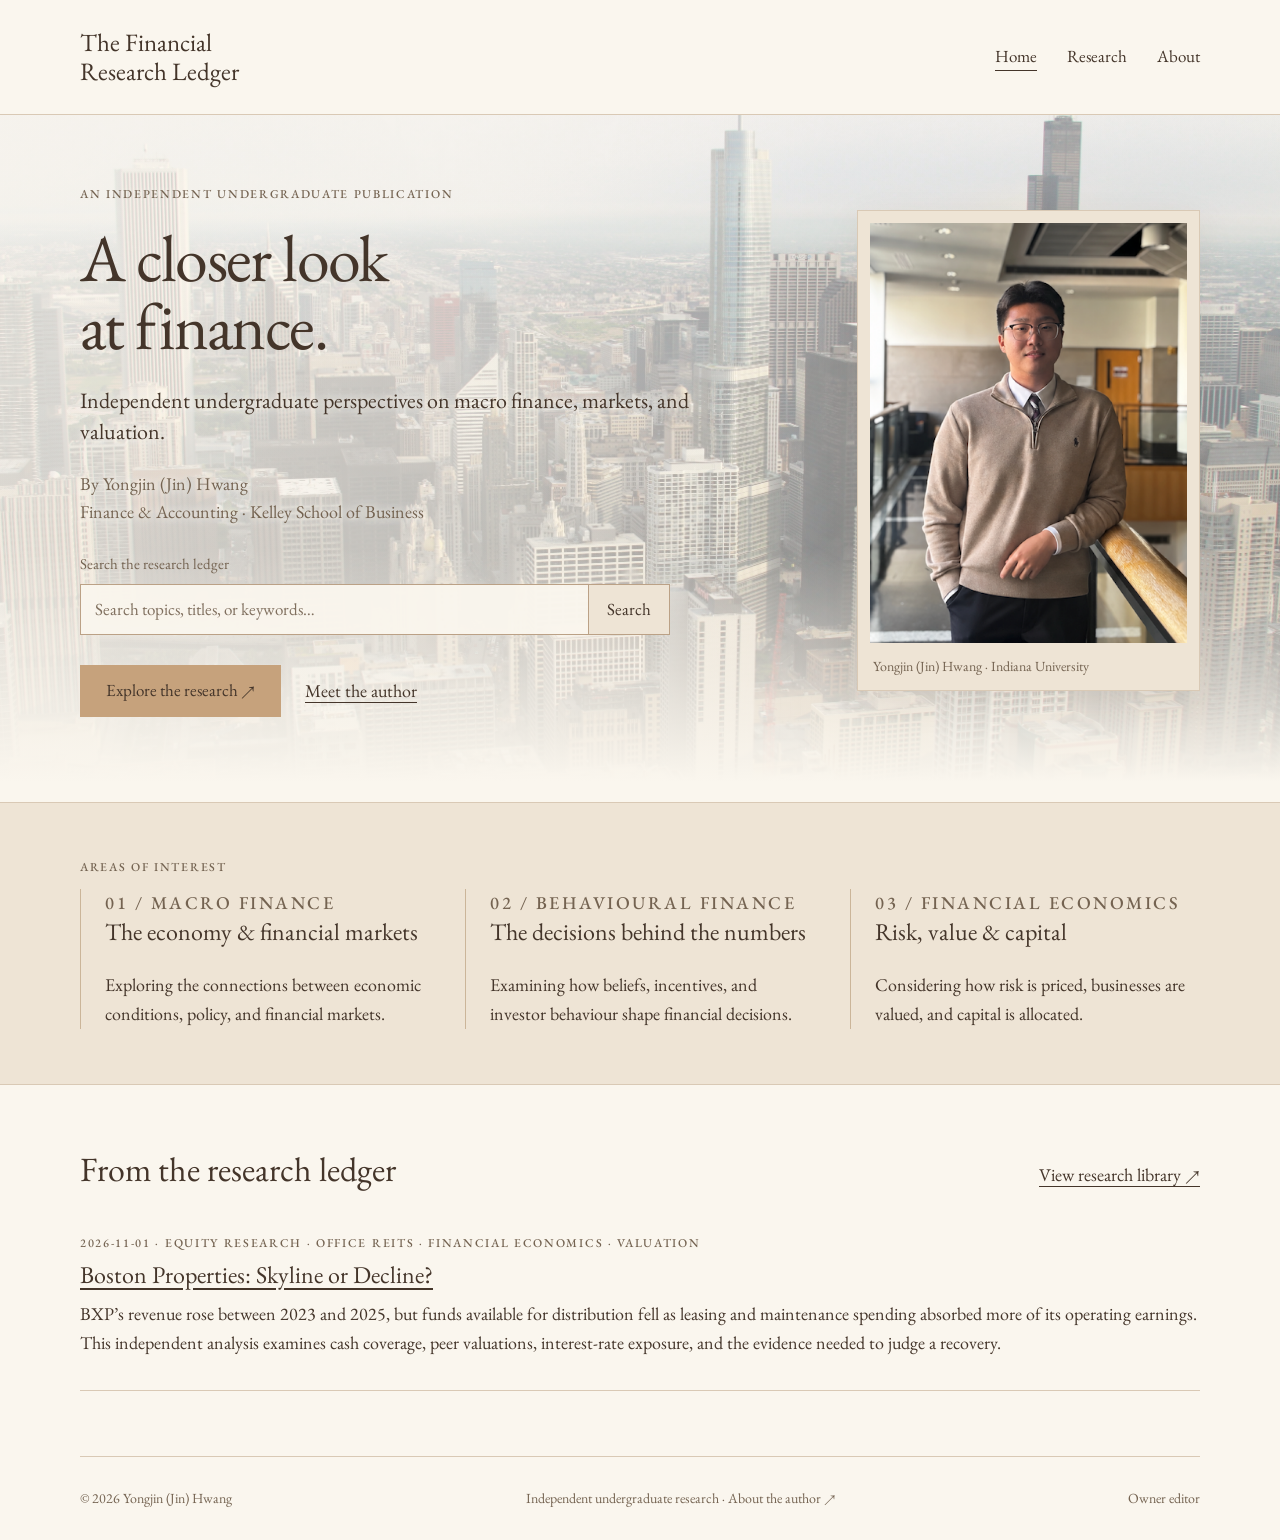
<file: index.html>
<!doctype html><html lang="en"><head><meta charset="utf-8"><meta name="viewport" content="width=device-width,initial-scale=1"><title>The Financial Research Ledger | Yongjin (Jin) Hwang</title><meta name="description" content="Independent undergraduate perspectives on macro finance, markets, and valuation by Yongjin (Jin) Hwang."><meta name="theme-color" content="#faf6ee"><link rel="stylesheet" href="assets/style.css"></head><body><a class="skip" href="#main">Skip to content</a><header><div class="wrap top"><a class="brand" href="index.html">The Financial<br>Research Ledger</a><nav aria-label="Main navigation"><a href="index.html" aria-current="page">Home</a><a href="research.html">Research</a><a href="about.html">About</a></nav></div></header><main id="main"><div class="wrap hero"><div><p class="eyebrow">An independent undergraduate publication</p><h1>A closer look<br>at finance.</h1><p class="lede">Independent undergraduate perspectives on macro finance, markets, and valuation.</p><p class="muted">By Yongjin (Jin) Hwang<br>Finance & Accounting · Kelley School of Business</p><form class="search-form" role="search" action="research.html" method="get"><label class="search-label" for="research-query">Search the research ledger</label><div class="search-box"><input type="search" id="research-query" name="q" placeholder="Search topics, titles, or keywords…" maxlength="200"><button type="submit">Search</button></div></form><div class="actions"><a class="button" href="research.html">Explore the research ↗</a><a href="about.html">Meet the author</a></div></div><figure class="photo-frame"><img class="portrait" src="assets/yongjin-hwang-profile-v3.png" alt="Yongjin (Jin) Hwang standing beside an indoor balcony" width="405" height="658"><figcaption class="caption">Yongjin (Jin) Hwang · Indiana University</figcaption></figure></div><p class="wrap photo-credit">Chicago photograph: <a href="https://commons.wikimedia.org/wiki/File:Chicago_aerial_view.jpg">Sean McMenemy</a> · <a href="https://creativecommons.org/licenses/by/2.0/">CC BY 2.0</a> · Cropped in layout with a cream overlay</p><section class="band"><div class="wrap"><p class="eyebrow">Areas of interest</p><div class="topics"><div class="topic"><p class="eyebrow">01 / Macro finance</p><h3>The economy & financial markets</h3><p>Exploring the connections between economic conditions, policy, and financial markets.</p></div><div class="topic"><p class="eyebrow">02 / Behavioural finance</p><h3>The decisions behind the numbers</h3><p>Examining how beliefs, incentives, and investor behaviour shape financial decisions.</p></div><div class="topic"><p class="eyebrow">03 / Financial economics</p><h3>Risk, value & capital</h3><p>Considering how risk is priced, businesses are valued, and capital is allocated.</p></div></div></div></section><section class="wrap section"><div class="section-heading"><h2>From the research ledger</h2><a href="research.html">View research library ↗</a></div><div class="empty" id="latest-research"><h3>The first entry is ahead.</h3><p class="muted">Research papers and analysis will appear here as they are published. This ledger is a place to ask questions, examine evidence, and develop a deeper understanding of finance.</p></div></section></main><footer class="wrap footer"><p>© 2026 Yongjin (Jin) Hwang</p><p>Independent undergraduate research · <a href="about.html">About the author ↗</a></p><a href="admin.html">Owner editor</a></footer><script src="assets/research-data.js"></script><script src="assets/latest-research.js"></script></body></html>
</file>
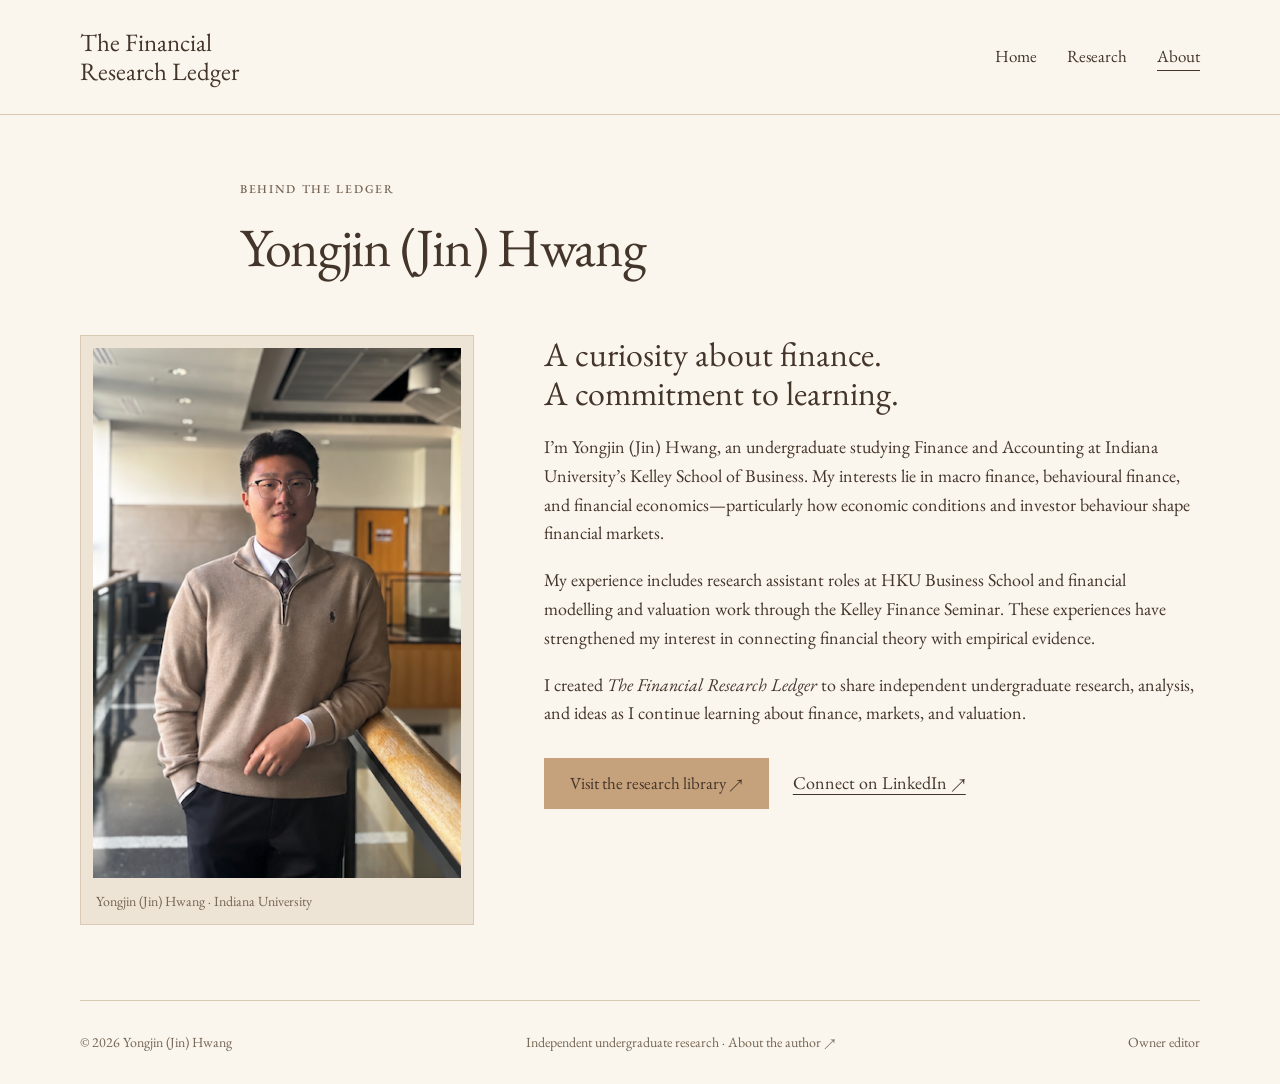
<file: about.html>
<!doctype html><html lang="en"><head><meta charset="utf-8"><meta name="viewport" content="width=device-width,initial-scale=1"><title>About Yongjin (Jin) Hwang | The Financial Research Ledger</title><meta name="description" content="Meet Yongjin (Jin) Hwang, a Finance and Accounting undergraduate at Indiana University interested in macro finance, behavioural finance, and financial economics."><meta name="theme-color" content="#faf6ee"><link rel="stylesheet" href="assets/style.css"></head><body><a class="skip" href="#main">Skip to content</a><header><div class="wrap top"><a class="brand" href="index.html">The Financial<br>Research Ledger</a><nav aria-label="Main navigation"><a href="index.html">Home</a><a href="research.html">Research</a><a href="about.html" aria-current="page">About</a></nav></div></header><main id="main"><div class="wrap page-title"><p class="eyebrow">Behind the ledger</p><h1>Yongjin (Jin) Hwang</h1></div><section class="wrap about-grid"><figure class="photo-frame"><img class="portrait" src="assets/yongjin-hwang-profile-v3.png" alt="Yongjin (Jin) Hwang standing beside an indoor balcony" width="405" height="658"><figcaption class="caption">Yongjin (Jin) Hwang · Indiana University</figcaption></figure><div><h2>A curiosity about finance.<br>A commitment to learning.</h2><p>I’m Yongjin (Jin) Hwang, an undergraduate studying Finance and Accounting at Indiana University’s Kelley School of Business. My interests lie in macro finance, behavioural finance, and financial economics—particularly how economic conditions and investor behaviour shape financial markets.</p><p>My experience includes research assistant roles at HKU Business School and financial modelling and valuation work through the Kelley Finance Seminar. These experiences have strengthened my interest in connecting financial theory with empirical evidence.</p><p>I created <em>The Financial Research Ledger</em> to share independent undergraduate research, analysis, and ideas as I continue learning about finance, markets, and valuation.</p><div class="actions"><a class="button" href="research.html">Visit the research library ↗</a><a href="https://www.linkedin.com/in/yongjin-hwang">Connect on LinkedIn ↗</a></div></div></section></main><footer class="wrap footer"><p>© 2026 Yongjin (Jin) Hwang</p><p>Independent undergraduate research · <a href="about.html">About the author ↗</a></p><a href="admin.html">Owner editor</a></footer></body></html>
</file>
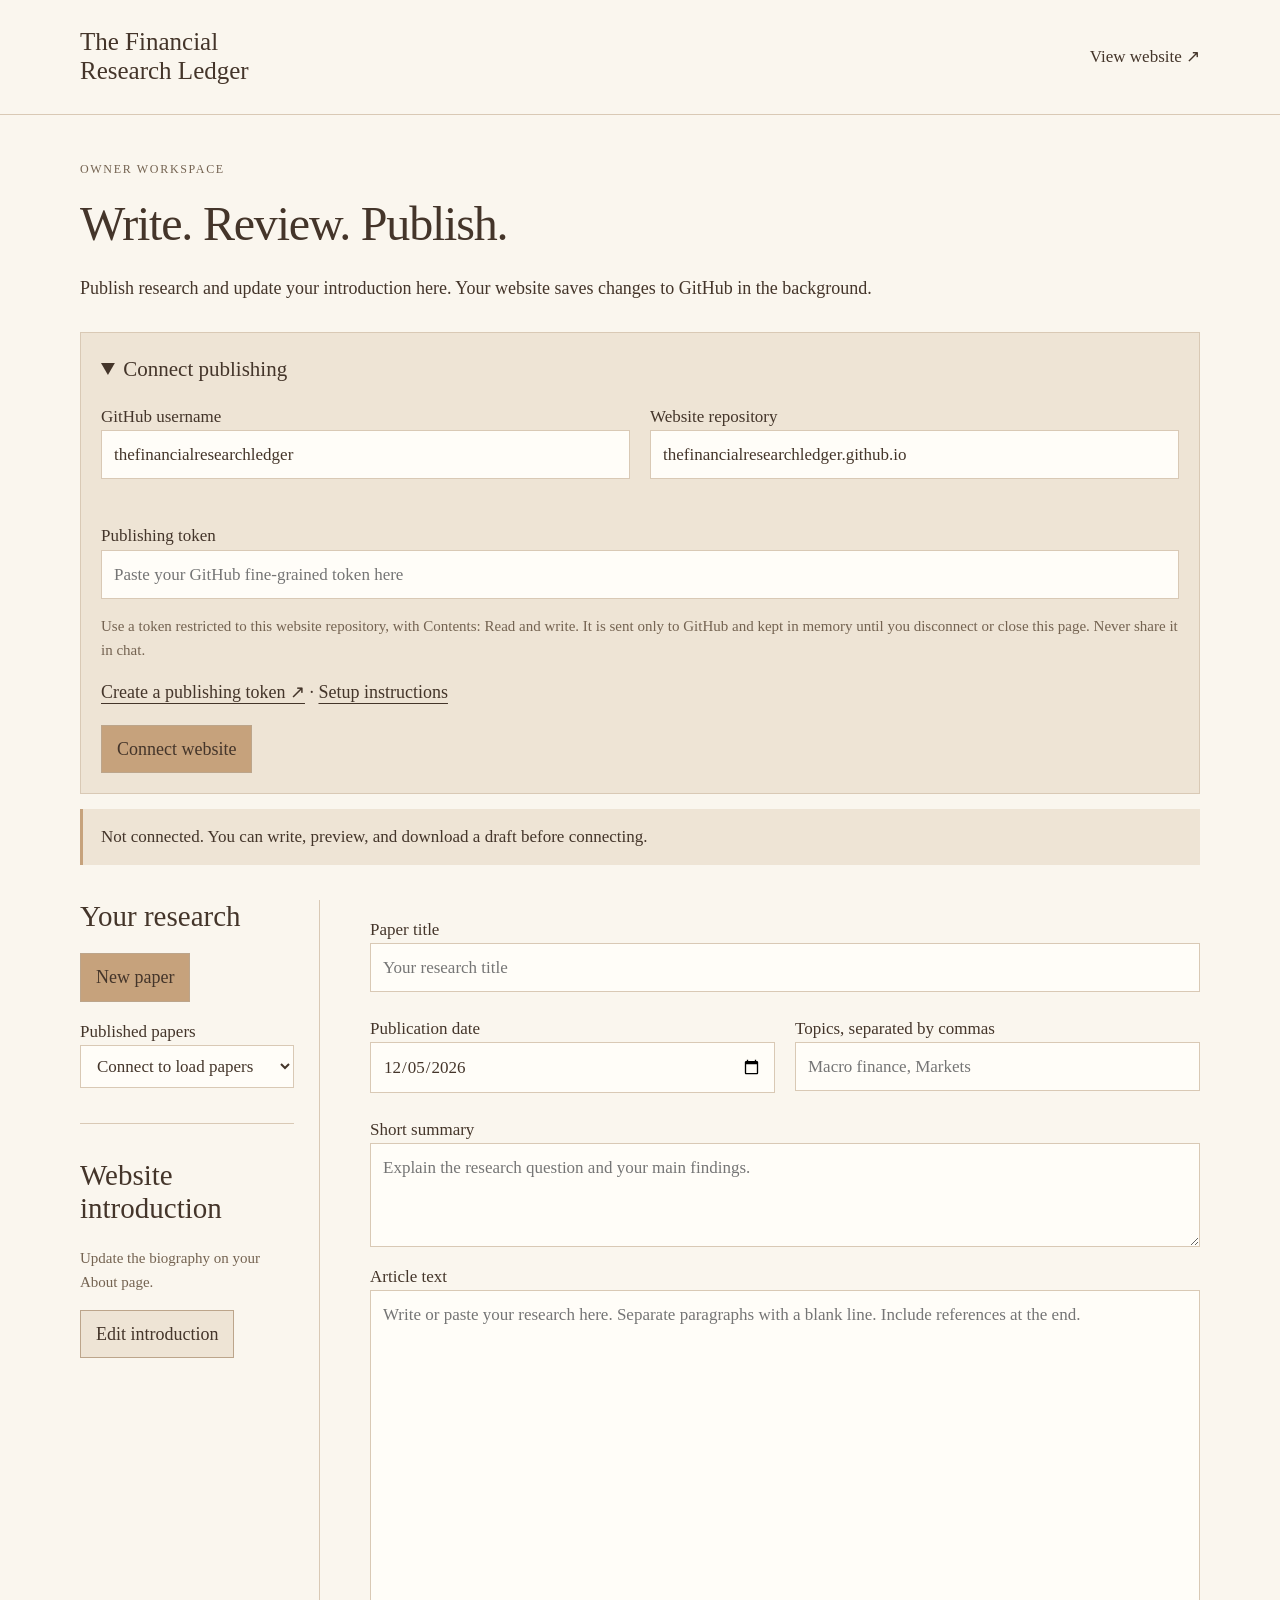
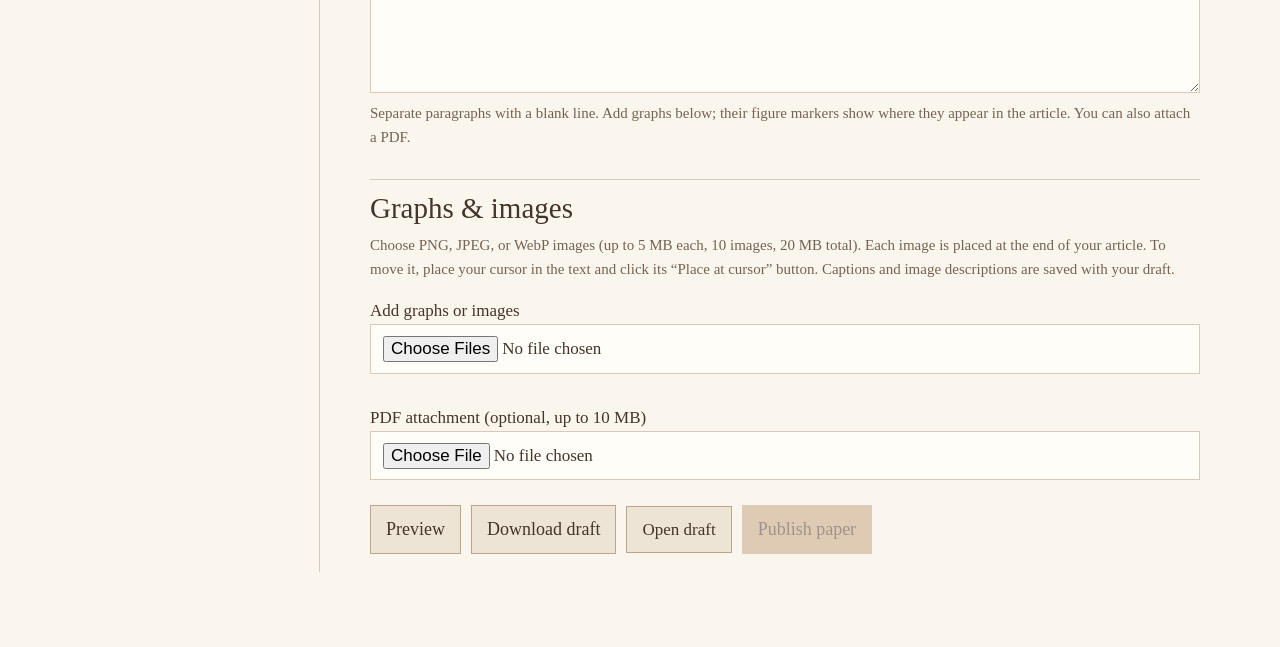
<file: admin-backup.html>
<!doctype html><html lang="en"><head><meta charset="utf-8"><meta name="viewport" content="width=device-width,initial-scale=1"><meta name="robots" content="noindex,nofollow"><meta http-equiv="Content-Security-Policy" content="default-src 'self'; script-src 'self'; style-src 'self' 'unsafe-inline'; font-src 'self'; connect-src https://api.github.com; img-src 'self' data:; frame-src 'none'; base-uri 'none'; form-action 'none'"><title>Owner editor | The Financial Research Ledger</title><link rel="stylesheet" href="assets/style.css"><link rel="stylesheet" href="assets/admin.css?v=figures-20261101"></head><body><header><div class="wrap top"><a class="brand" href="index.html">The Financial<br>Research Ledger</a><nav aria-label="Editor navigation"><a href="index.html">View website ↗</a><button id="disconnect" hidden>Disconnect</button></nav></div></header><main class="wrap editor"><p class="eyebrow">Owner workspace</p><h1>Write. Review. Publish.</h1><p>Publish research and update your introduction here. Your website saves changes to GitHub in the background.</p><details id="connection" open><summary>Connect publishing</summary><div class="connection-grid"><label>GitHub username<input id="owner" autocomplete="username" value="thefinancialresearchledger" required></label><label>Website repository<input id="repository" value="thefinancialresearchledger.github.io" required></label><label class="full">Publishing token<input id="token" type="password" autocomplete="off" spellcheck="false" placeholder="Paste your GitHub fine-grained token here"></label></div><p class="help">Use a token restricted to this website repository, with Contents: Read and write. It is sent only to GitHub and kept in memory until you disconnect or close this page. Never share it in chat.</p><p><a href="https://github.com/settings/personal-access-tokens/new" target="_blank" rel="noopener noreferrer">Create a publishing token ↗</a> · <a href="EDITOR-SETUP.md" target="_blank" rel="noopener noreferrer">Setup instructions</a></p><button class="button" id="connect">Connect website</button></details><p id="status" role="status" aria-live="polite">Not connected. You can write, preview, and download a draft before connecting.</p><div class="editor-grid"><aside><h2>Your research</h2><button id="new" class="button">New paper</button><label>Published papers<select id="papers"><option value="">Connect to load papers</option></select></label><hr><h2>Website introduction</h2><p class="help">Update the biography on your About page.</p><button id="load-bio">Edit introduction</button></aside><section><form id="paper-form"><label>Paper title<input id="title" required maxlength="180" placeholder="Your research title"></label><div class="two"><label>Publication date<input id="date" type="date" required></label><label>Topics, separated by commas<input id="topics" placeholder="Macro finance, Markets"></label></div><label>Short summary<textarea id="summary" rows="3" required maxlength="2000" placeholder="Explain the research question and your main findings."></textarea></label><label>Article text<textarea id="body" rows="14" placeholder="Write or paste your research here. Separate paragraphs with a blank line. Include references at the end."></textarea></label><p class="help">Separate paragraphs with a blank line. Add graphs below; their figure markers show where they appear in the article. You can also attach a PDF.</p><section class="figure-manager" aria-labelledby="figures-heading"><h2 id="figures-heading">Graphs &amp; images</h2><p class="help">Choose PNG, JPEG, or WebP images (up to 5 MB each, 10 images, 20 MB total). Each image is placed at the end of your article. To move it, place your cursor in the text and click its “Place at cursor” button. Captions and image descriptions are saved with your draft.</p><label>Add graphs or images<input id="figure-upload" type="file" accept="image/png,image/jpeg,image/webp" multiple></label><div id="figure-list"></div></section><label>PDF attachment (optional, up to 10 MB)<input id="pdf" type="file" accept="application/pdf,.pdf"></label><p id="pdf-note" class="help"></p><div class="toolbar"><button type="button" id="preview-button">Preview</button><button type="button" id="download-draft">Download draft</button><label class="file-button">Open draft<input id="import-draft" type="file" accept=".json,application/json"></label><button type="submit" class="button" id="publish" disabled>Publish paper</button><button type="button" id="delete-paper" hidden>Delete paper</button></div></form><section id="bio-panel" hidden><h2>Edit your introduction</h2><label>About page biography<textarea id="biography" rows="14"></textarea></label><p class="help">Separate paragraphs with a blank line.</p><button id="save-bio" class="button" disabled>Publish introduction</button><button id="back-paper">Back to research</button></section><section id="preview" hidden aria-label="Article preview"><p class="eyebrow">Preview · not published</p><div id="preview-content"></div></section><p id="publish-result"></p></section></div></main><script src="assets/editor-core.js?v=figures-20261101"></script><script src="assets/admin.js?v=figures-20261101"></script></body></html>
</file>
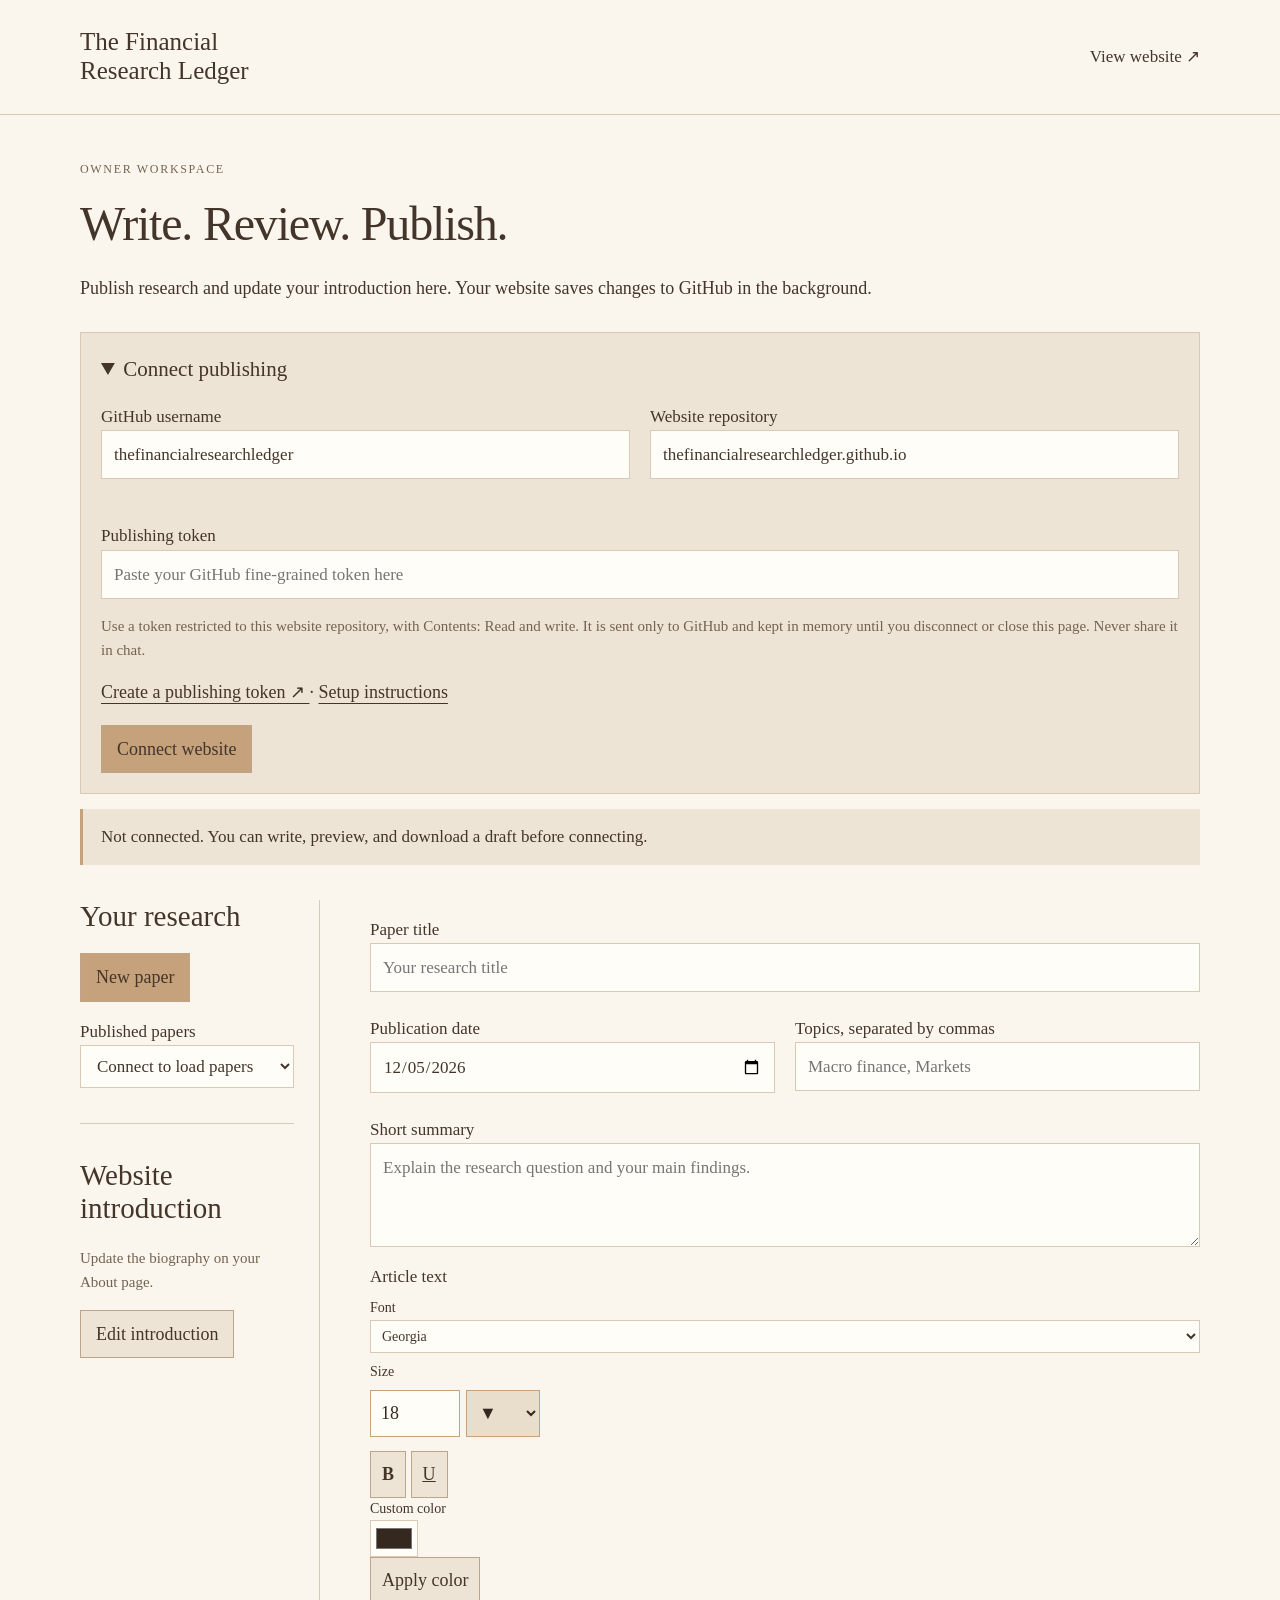
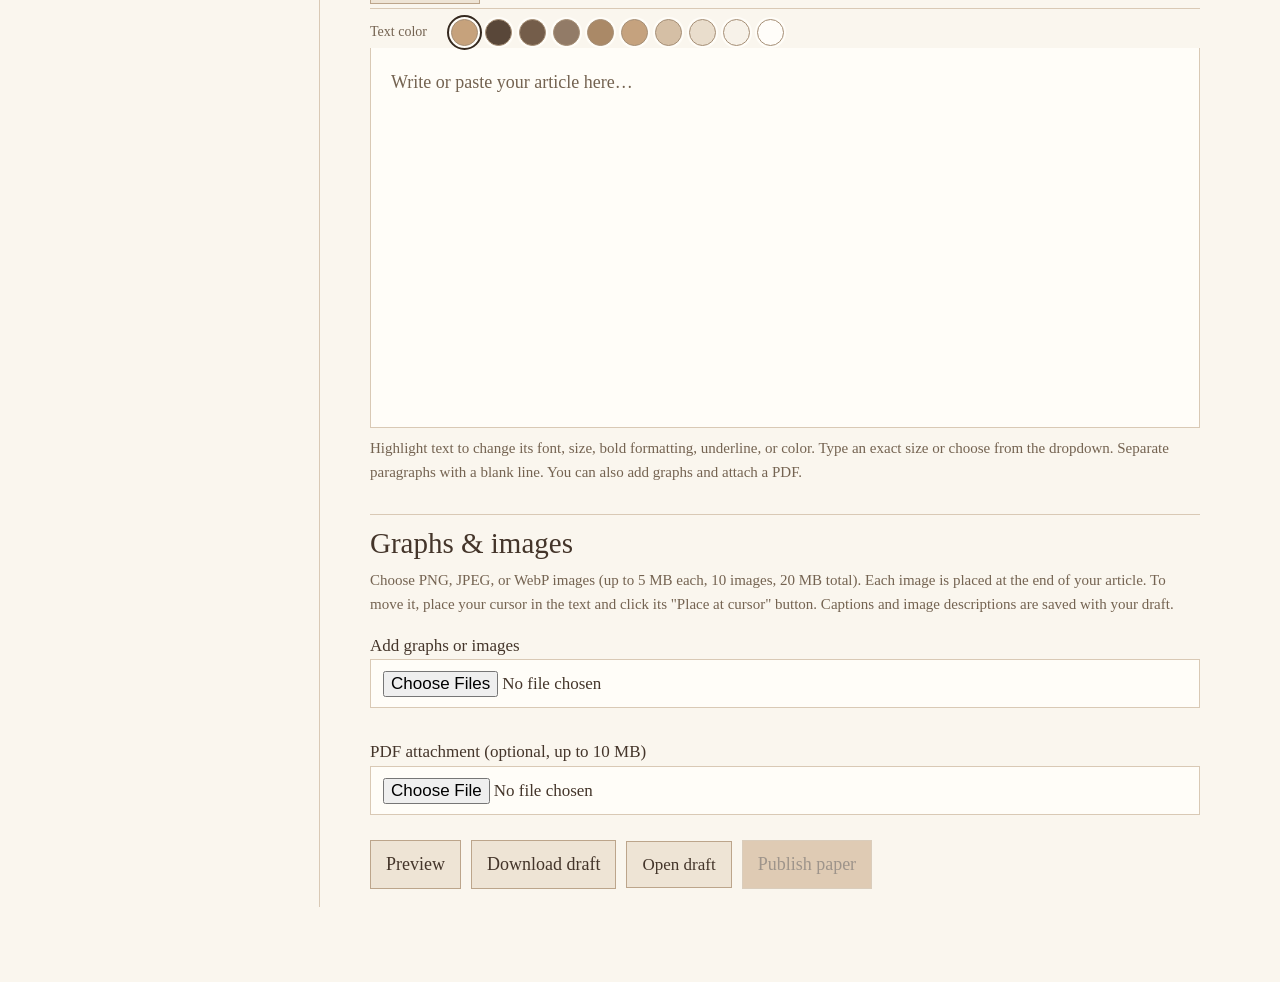
<file: admin.html>
<!doctype html>
<html lang="en">

<head>
  <meta charset="utf-8">
  <meta name="viewport" content="width=device-width,initial-scale=1">
  <meta name="robots" content="noindex,nofollow">

  <meta
    http-equiv="Content-Security-Policy"
    content="default-src 'self'; script-src 'self'; style-src 'self' 'unsafe-inline'; font-src 'self'; connect-src https://api.github.com; img-src 'self' data:; frame-src 'none'; base-uri 'none'; form-action 'none'"
  >

  <title>Owner editor | The Financial Research Ledger</title>

  <link rel="stylesheet" href="assets/style.css">
  <link rel="stylesheet" href="assets/admin.css?v=editor-20261105-size2">
</head>

<body>

  <header>
    <div class="wrap top">

      <a class="brand" href="index.html">
        The Financial<br>
        Research Ledger
      </a>

      <nav aria-label="Editor navigation">
        <a href="index.html">View website ↗</a>
        <button id="disconnect" hidden>Disconnect</button>
      </nav>

    </div>
  </header>

  <main class="wrap editor">

    <p class="eyebrow">Owner workspace</p>

    <h1>Write. Review. Publish.</h1>

    <p>
      Publish research and update your introduction here.
      Your website saves changes to GitHub in the background.
    </p>

    <!-- GitHub connection -->

    <details id="connection" open>

      <summary>Connect publishing</summary>

      <div class="connection-grid">

        <label>
          GitHub username
          <input
            id="owner"
            autocomplete="username"
            value="thefinancialresearchledger"
            required
          >
        </label>

        <label>
          Website repository
          <input
            id="repository"
            value="thefinancialresearchledger.github.io"
            required
          >
        </label>

        <label class="full">
          Publishing token
          <input
            id="token"
            type="password"
            autocomplete="off"
            spellcheck="false"
            placeholder="Paste your GitHub fine-grained token here"
          >
        </label>

      </div>

      <p class="help">
        Use a token restricted to this website repository,
        with Contents: Read and write.
        It is sent only to GitHub and kept in memory until
        you disconnect or close this page.
        Never share it in chat.
      </p>

      <p>
        <a
          href="https://github.com/settings/personal-access-tokens/new"
          target="_blank"
          rel="noopener noreferrer"
        >
          Create a publishing token ↗
        </a>

        ·

        <a
          href="EDITOR-SETUP.md"
          target="_blank"
          rel="noopener noreferrer"
        >
          Setup instructions
        </a>
      </p>

      <button
        class="button"
        id="connect"
        type="button"
      >
        Connect website
      </button>

    </details>

    <p id="status" role="status" aria-live="polite">
      Not connected. You can write, preview, and download
      a draft before connecting.
    </p>

    <div class="editor-grid">

      <!-- Sidebar -->

      <aside>

        <h2>Your research</h2>

        <button
          id="new"
          class="button"
          type="button"
        >
          New paper
        </button>

        <label>
          Published papers

          <select id="papers">
            <option value="">Connect to load papers</option>
          </select>
        </label>

        <hr>

        <h2>Website introduction</h2>

        <p class="help">
          Update the biography on your About page.
        </p>

        <button id="load-bio" type="button">
          Edit introduction
        </button>

      </aside>

      <!-- Main editor -->

      <section>

        <form id="paper-form">

          <label>
            Paper title

            <input
              id="title"
              required
              maxlength="180"
              placeholder="Your research title"
            >
          </label>

          <div class="two">

            <label>
              Publication date

              <input
                id="date"
                type="date"
                required
              >
            </label>

            <label>
              Topics, separated by commas

              <input
                id="topics"
                placeholder="Macro finance, Markets"
              >
            </label>

          </div>

          <label>
            Short summary

            <textarea
              id="summary"
              rows="3"
              required
              maxlength="2000"
              placeholder="Explain the research question and your main findings."
            ></textarea>
          </label>

          <!-- Rich text editor -->

          <label id="article-text-label" for="rich-body">
            Article text
          </label>

          <div
            id="format-toolbar"
            class="format-toolbar"
            role="toolbar"
            aria-label="Article formatting"
          >

            <!-- Font family -->

            <label for="font-family">
              Font

              <select id="font-family">
                <option>Garamond</option>
                <option>EB Garamond</option>
                <option selected>Georgia</option>
                <option>Times New Roman</option>
                <option>Arial</option>
                <option>Helvetica</option>
                <option>Verdana</option>
                <option>Courier New</option>
              </select>

            </label>

            <!-- Exact font size + dropdown -->

            <div class="ledger-size-control">

              <label for="font-size">
                Size
              </label>

              <div class="ledger-size-row">

                <input
                  id="font-size"
                  type="number"
                  min="10"
                  max="72"
                  step="1"
                  value="18"
                  inputmode="numeric"
                  aria-label="Exact font size in pixels"
                  title="Type an exact font size between 10 and 72 pixels"
                >

                <select
                  id="font-size-presets"
                  aria-label="Choose a preset font size"
                  title="Choose a preset font size"
                >
                  <option value="" selected>▼</option>
                  <option value="10">10 px</option>
                  <option value="12">12 px</option>
                  <option value="14">14 px</option>
                  <option value="16">16 px</option>
                  <option value="18">18 px</option>
                  <option value="20">20 px</option>
                  <option value="24">24 px</option>
                  <option value="28">28 px</option>
                  <option value="32">32 px</option>
                  <option value="36">36 px</option>
                  <option value="40">40 px</option>
                  <option value="48">48 px</option>
                  <option value="60">60 px</option>
                  <option value="72">72 px</option>
                </select>

              </div>

            </div>

            <!-- Bold -->

            <button
              type="button"
              class="ledger-format-bold"
              data-command="bold"
              data-toggle
              aria-pressed="false"
              aria-label="Bold"
              title="Bold"
            >
              <strong>B</strong>
            </button>

            <!-- Underline -->

            <button
              type="button"
              class="ledger-format-underline"
              data-command="underline"
              data-toggle
              aria-pressed="false"
              aria-label="Underline"
              title="Underline"
            >
              <u>U</u>
            </button>

            <!-- Custom color -->

            <label for="font-color">
              Custom color

              <input
                id="font-color"
                type="color"
                value="#35291f"
              >
            </label>

            <button
              id="apply-color"
              type="button"
            >
              Apply color
            </button>

            <!-- The 10-color palette is generated
                 by assets/rich-text.js -->

          </div>

          <!-- Editable writing area -->

          <div
            id="rich-body"
            class="rich-body"
            contenteditable="true"
            role="textbox"
            aria-multiline="true"
            aria-labelledby="article-text-label"
            spellcheck="true"
          ></div>

          <!-- Hidden plain-text field used by publishing -->

          <textarea
            id="body"
            hidden
            aria-hidden="true"
            tabindex="-1"
          ></textarea>

          <p class="help">
            Highlight text to change its font, size,
            bold formatting, underline, or color.
            Type an exact size or choose from the dropdown.
            Separate paragraphs with a blank line.
            You can also add graphs and attach a PDF.
          </p>

          <!-- Figures -->

          <section
            class="figure-manager"
            aria-labelledby="figures-heading"
          >

            <h2 id="figures-heading">
              Graphs &amp; images
            </h2>

            <p class="help">
              Choose PNG, JPEG, or WebP images
              (up to 5 MB each, 10 images, 20 MB total).
              Each image is placed at the end of your article.
              To move it, place your cursor in the text and
              click its "Place at cursor" button.
              Captions and image descriptions are saved
              with your draft.
            </p>

            <label>
              Add graphs or images

              <input
                id="figure-upload"
                type="file"
                accept="image/png,image/jpeg,image/webp"
                multiple
              >
            </label>

            <div id="figure-list"></div>

          </section>

          <!-- PDF attachment -->

          <label>
            PDF attachment (optional, up to 10 MB)

            <input
              id="pdf"
              type="file"
              accept="application/pdf,.pdf"
            >
          </label>

          <p id="pdf-note" class="help"></p>

          <!-- Publishing toolbar -->

          <div class="toolbar">

            <button
              type="button"
              id="preview-button"
            >
              Preview
            </button>

            <button
              type="button"
              id="download-draft"
            >
              Download draft
            </button>

            <label class="file-button">
              Open draft

              <input
                id="import-draft"
                type="file"
                accept=".json,application/json"
              >
            </label>

            <button
              type="submit"
              class="button"
              id="publish"
              disabled
            >
              Publish paper
            </button>

            <button
              type="button"
              id="delete-paper"
              hidden
            >
              Delete paper
            </button>

          </div>

        </form>

        <!-- Biography editor -->

        <section id="bio-panel" hidden>

          <h2>Edit your introduction</h2>

          <label>
            About page biography

            <textarea
              id="biography"
              rows="14"
            ></textarea>
          </label>

          <p class="help">
            Separate paragraphs with a blank line.
          </p>

          <button
            id="save-bio"
            class="button"
            type="button"
            disabled
          >
            Publish introduction
          </button>

          <button
            id="back-paper"
            type="button"
          >
            Back to research
          </button>

        </section>

        <!-- Article preview -->

        <section
          id="preview"
          hidden
          aria-label="Article preview"
        >

          <p class="eyebrow">
            Preview · not published
          </p>

          <div id="preview-content"></div>

        </section>

        <p id="publish-result"></p>

      </section>

    </div>

  </main>

  <!-- Editor scripts: loading order matters -->

  <script src="assets/editor-core.js?v=figures-20261101"></script>
  <script src="assets/rich-text.js?v=editor-20261105-size2"></script>
  <script src="assets/admin.js?v=editor-20261105"></script>

</body>
</html>
</file>
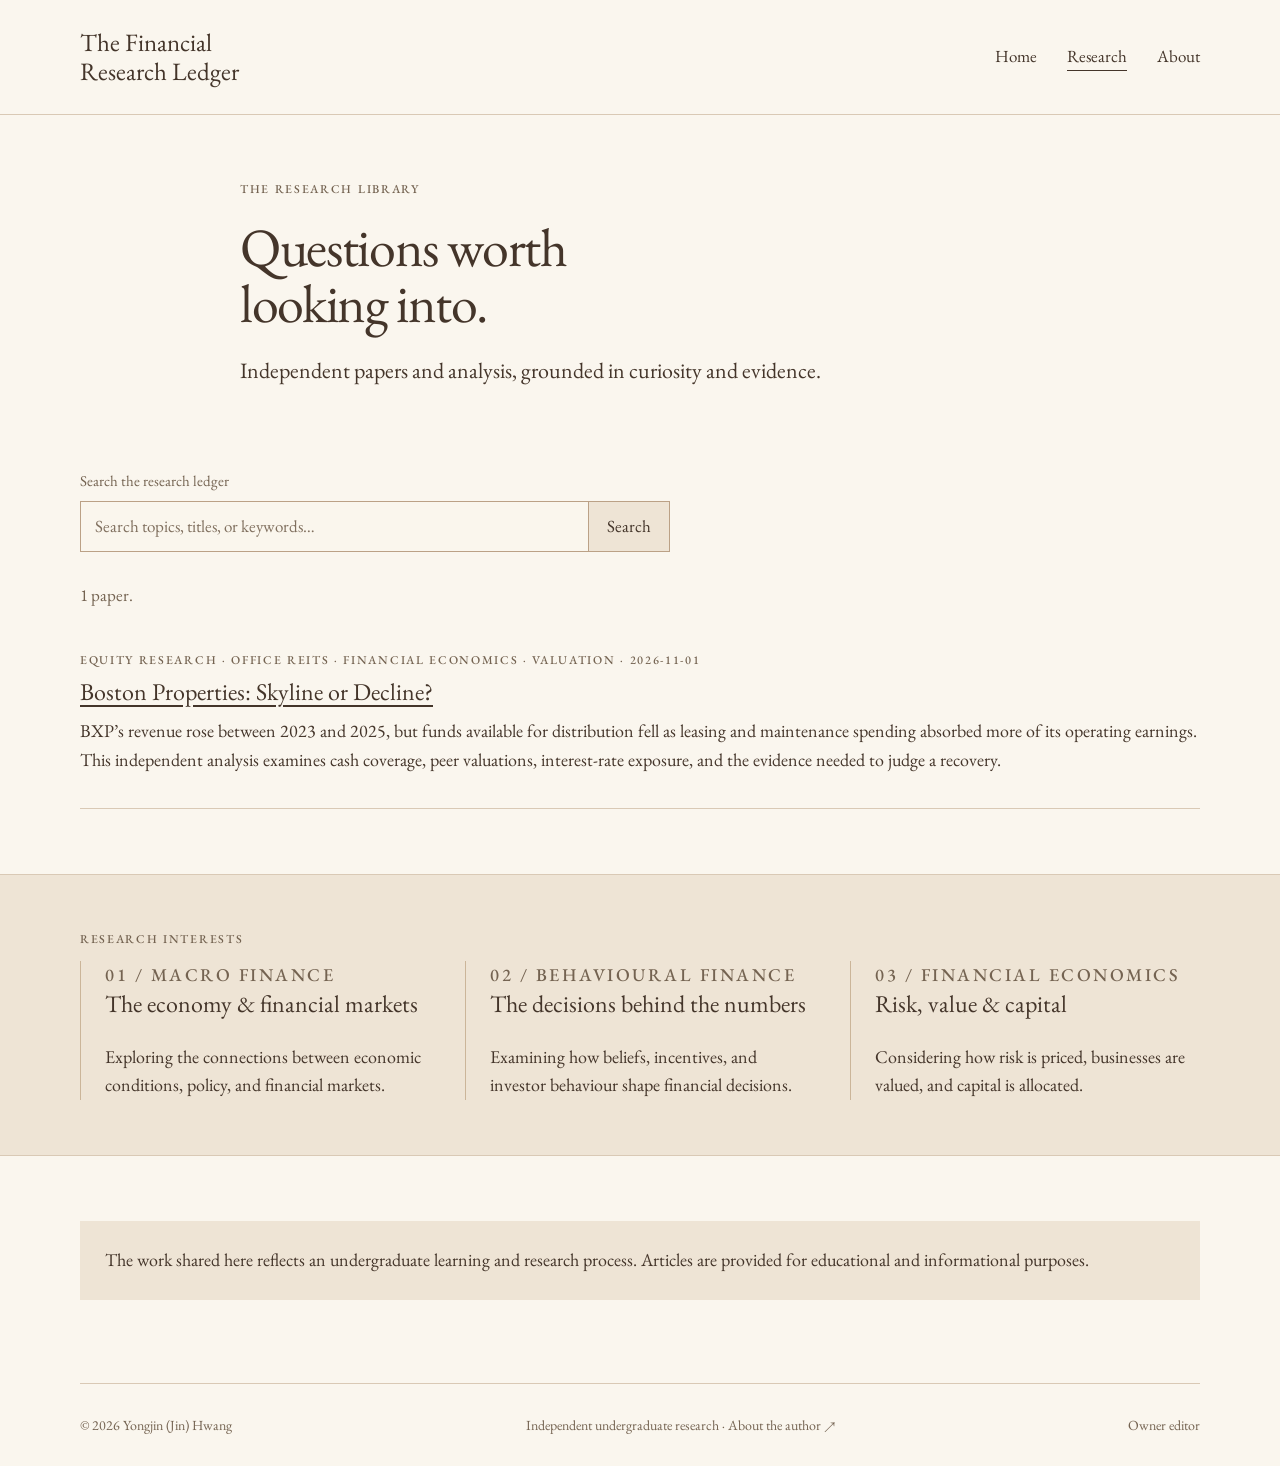
<file: research.html>
<!doctype html><html lang="en"><head><meta charset="utf-8"><meta name="viewport" content="width=device-width,initial-scale=1"><title>Research | The Financial Research Ledger</title><meta name="description" content="Research papers and analysis on macro finance, behavioural finance, and financial economics by Yongjin (Jin) Hwang."><meta name="theme-color" content="#faf6ee"><link rel="stylesheet" href="assets/style.css"></head><body><a class="skip" href="#main">Skip to content</a><header><div class="wrap top"><a class="brand" href="index.html">The Financial<br>Research Ledger</a><nav aria-label="Main navigation"><a href="index.html">Home</a><a href="research.html" aria-current="page">Research</a><a href="about.html">About</a></nav></div></header><main id="main"><section class="wrap page-title"><p class="eyebrow">The research library</p><h1>Questions worth<br>looking into.</h1><p class="lede">Independent papers and analysis, grounded in curiosity and evidence.</p></section><section class="wrap section search-section"><form class="search-form" role="search" action="research.html" method="get" data-library-search><label class="search-label" for="research-query">Search the research ledger</label><div class="search-box"><input type="search" id="research-query" name="q" placeholder="Search topics, titles, or keywords…" maxlength="200"><button type="submit">Search</button></div></form><div class="results" id="research-results" aria-live="polite"><p class="search-status">No papers have been published yet.</p></div><noscript><p>Research forthcoming. Enable JavaScript to search the library once papers are available.</p></noscript></section><section class="band"><div class="wrap"><p class="eyebrow">Research interests</p><div class="topics"><div class="topic"><p class="eyebrow">01 / Macro finance</p><h3>The economy & financial markets</h3><p>Exploring the connections between economic conditions, policy, and financial markets.</p></div><div class="topic"><p class="eyebrow">02 / Behavioural finance</p><h3>The decisions behind the numbers</h3><p>Examining how beliefs, incentives, and investor behaviour shape financial decisions.</p></div><div class="topic"><p class="eyebrow">03 / Financial economics</p><h3>Risk, value & capital</h3><p>Considering how risk is priced, businesses are valued, and capital is allocated.</p></div></div></div></section><div class="wrap section"><p class="note">The work shared here reflects an undergraduate learning and research process. Articles are provided for educational and informational purposes.</p></div></main><footer class="wrap footer"><p>© 2026 Yongjin (Jin) Hwang</p><p>Independent undergraduate research · <a href="about.html">About the author ↗</a></p><a href="admin.html">Owner editor</a></footer><script src="assets/research-data.js"></script><script src="assets/search.js"></script></body></html>
</file>
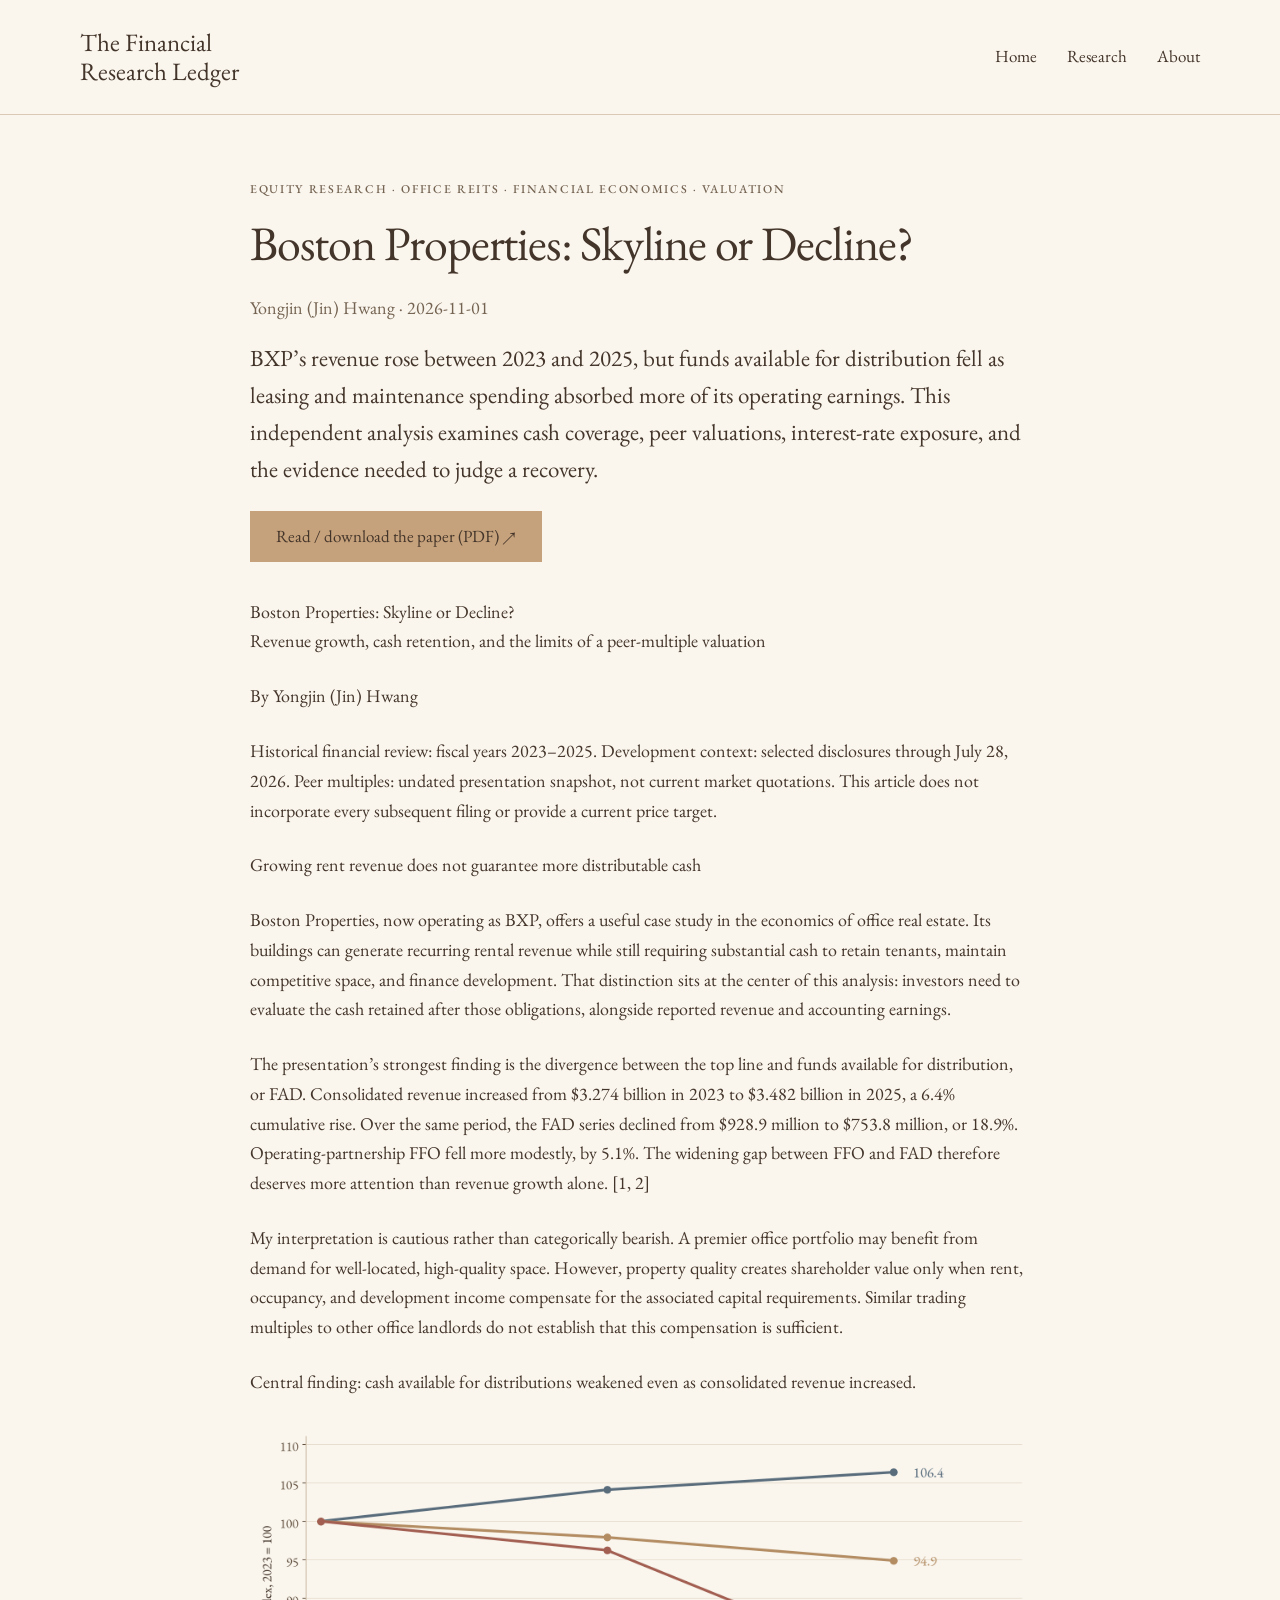
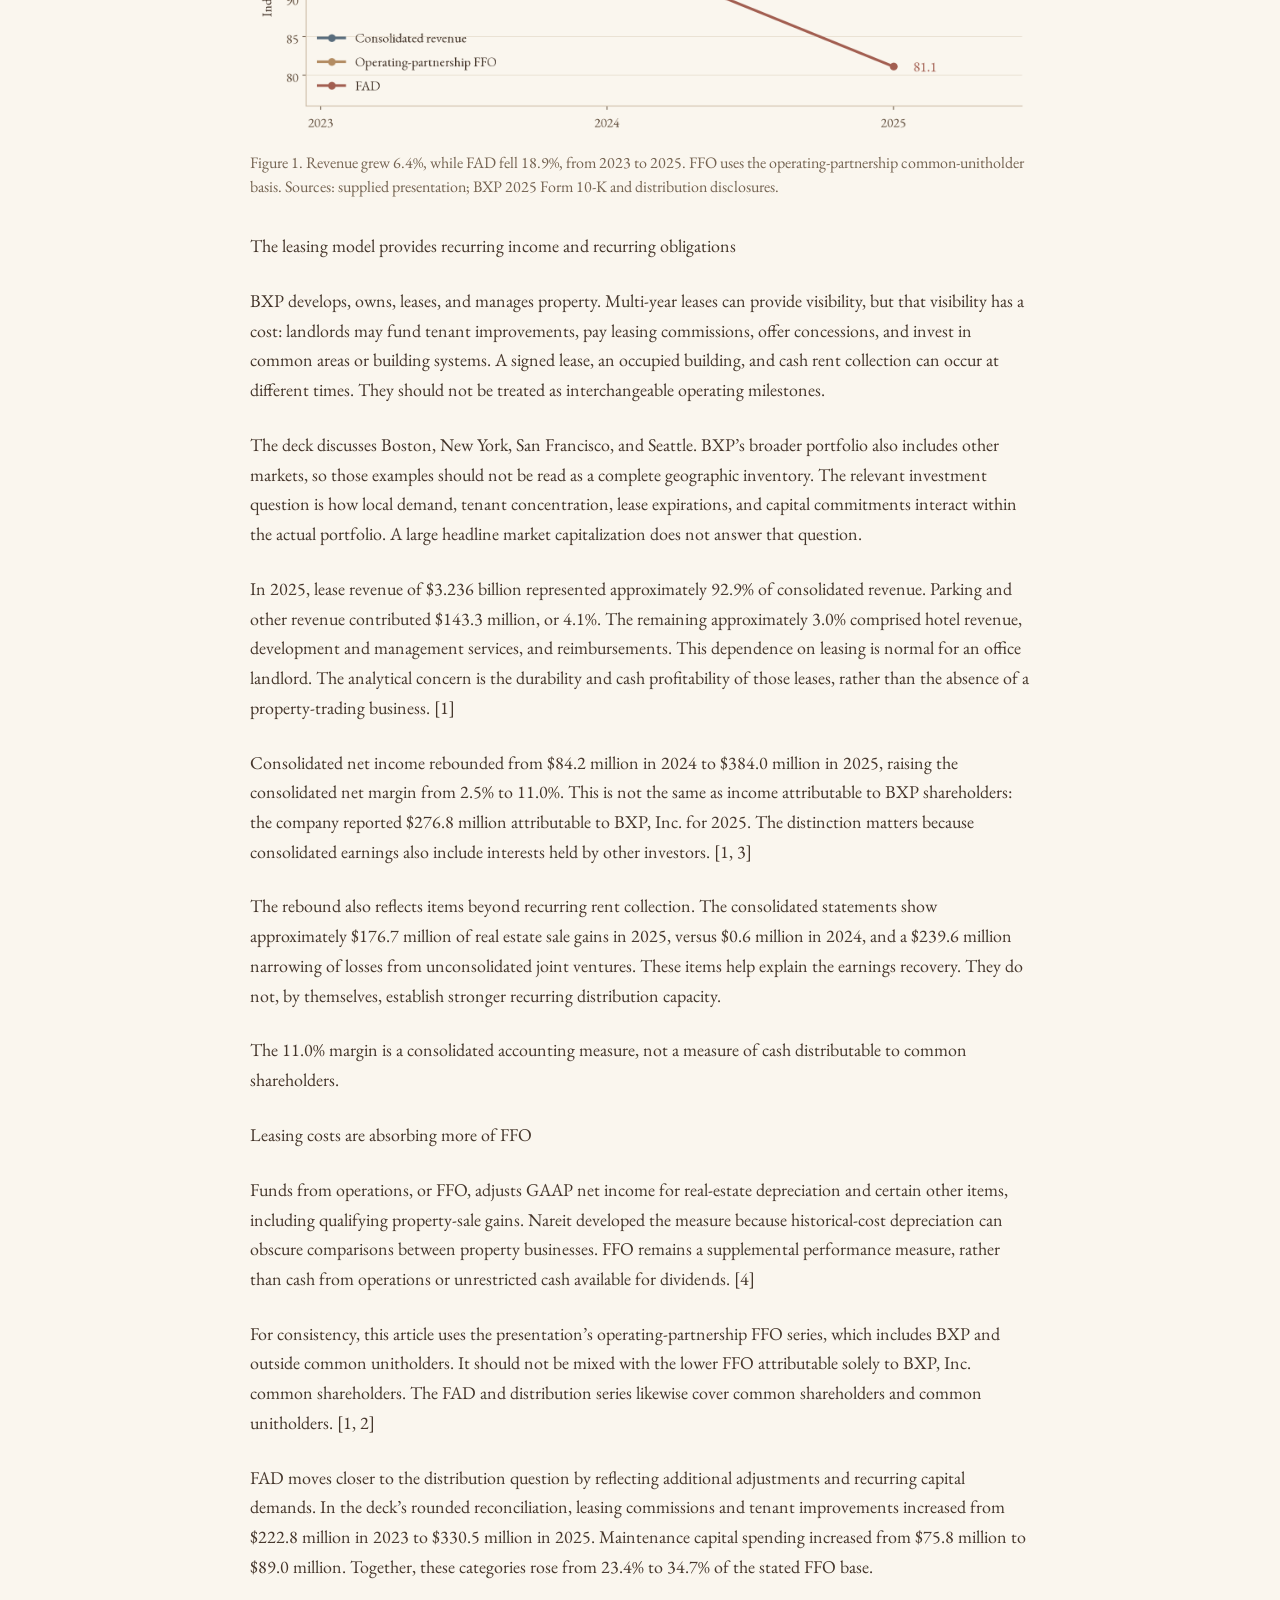
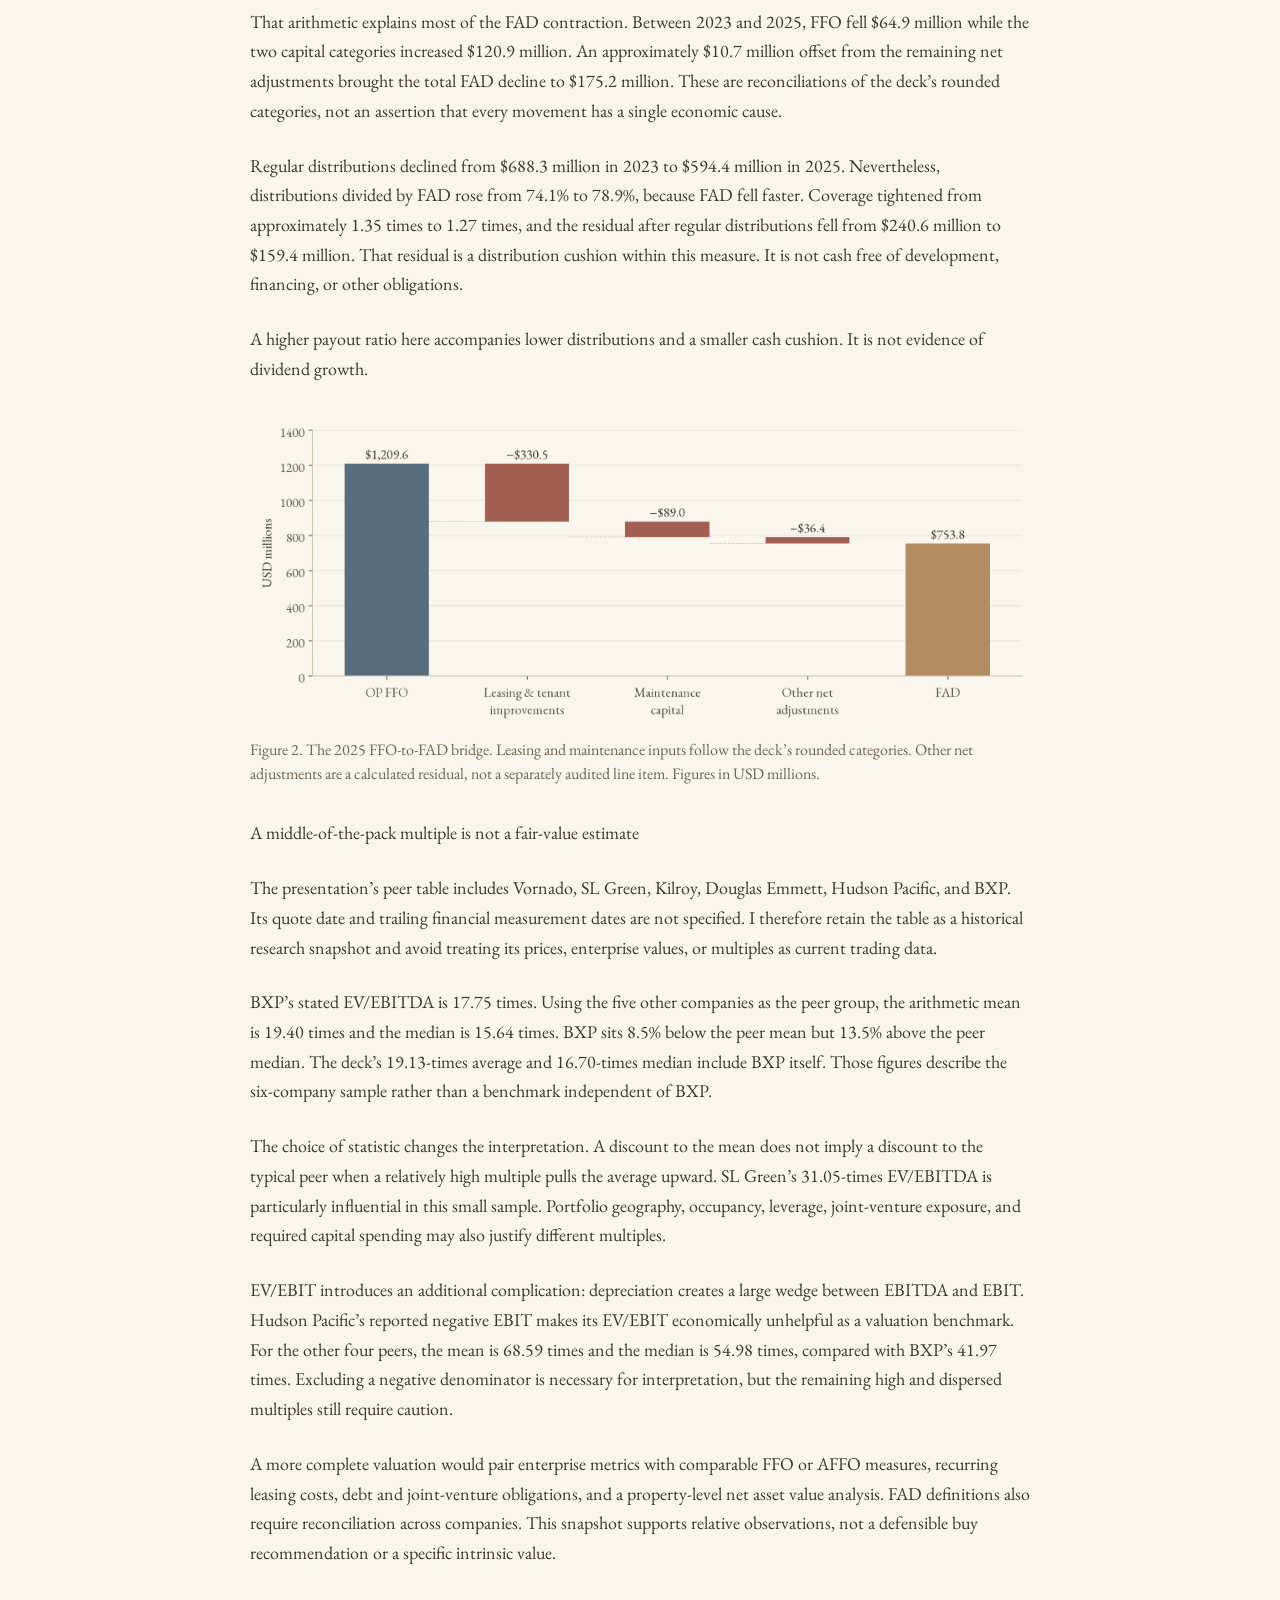
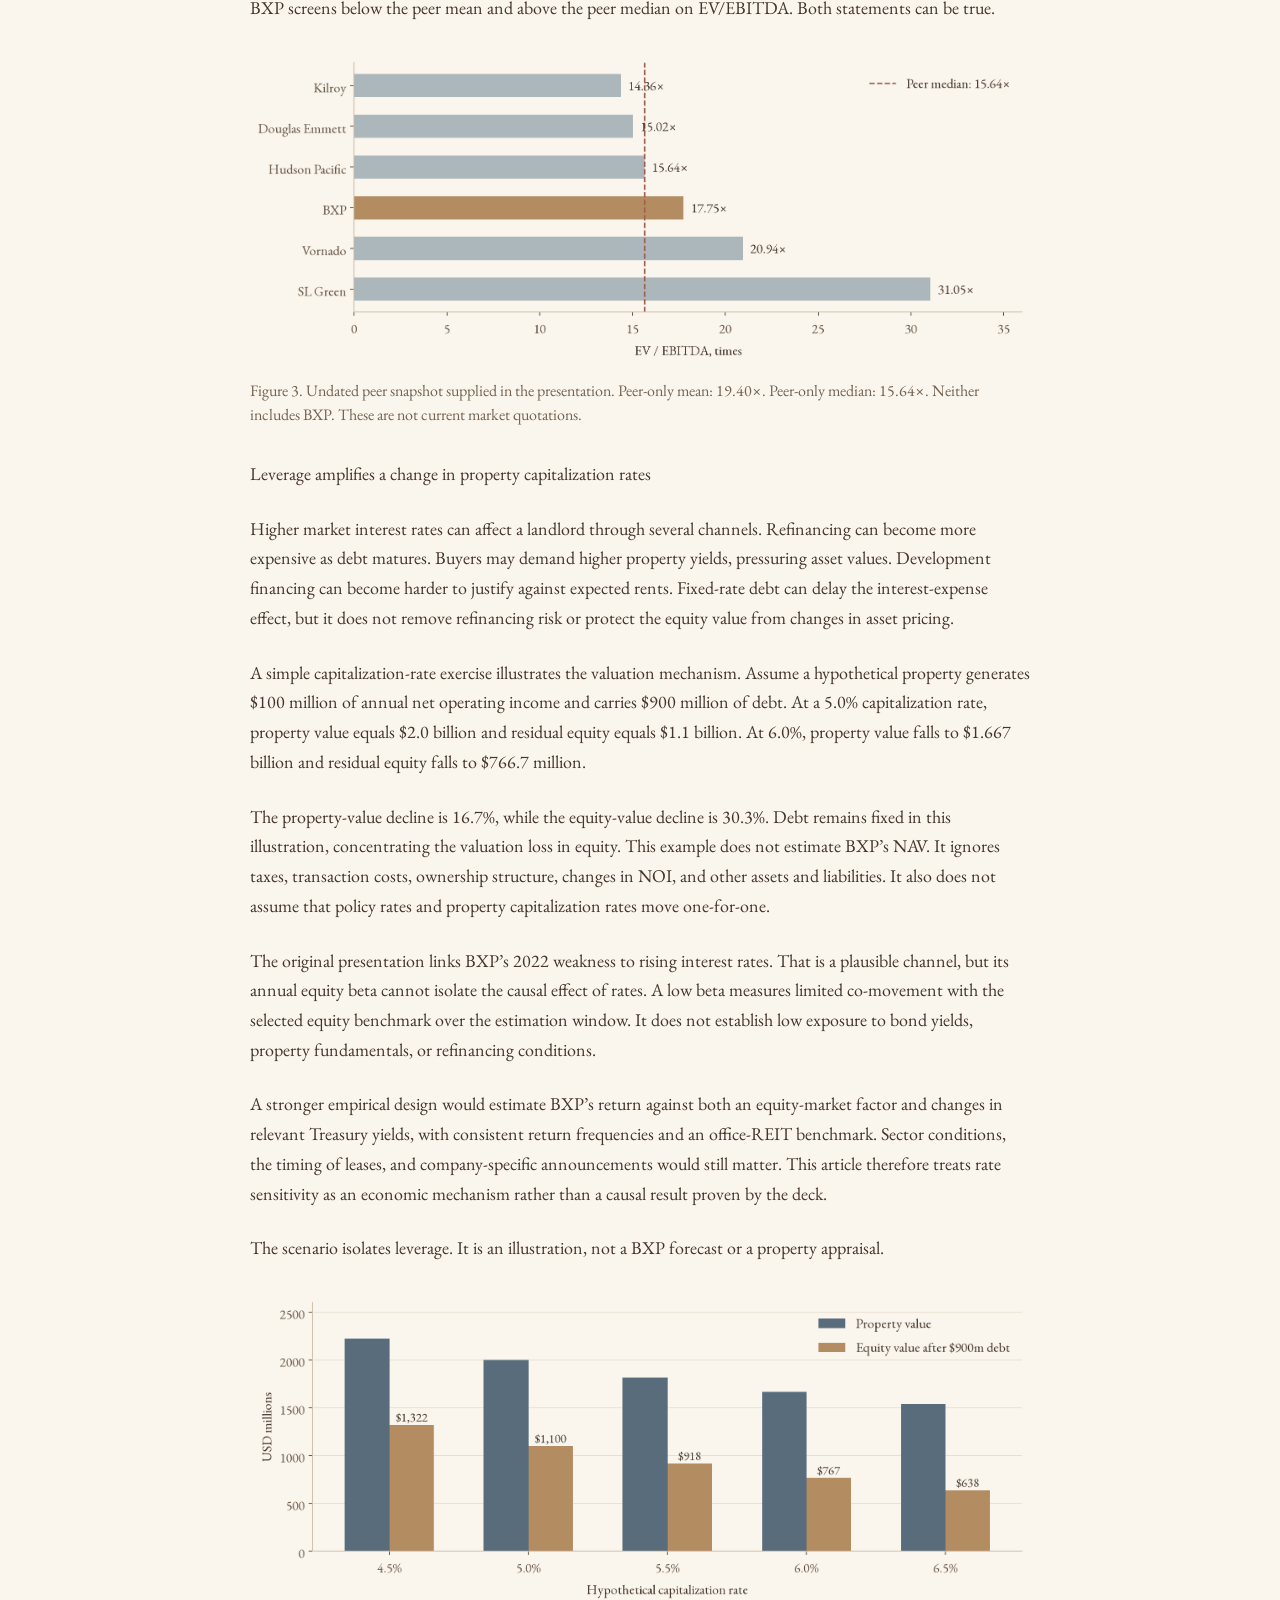
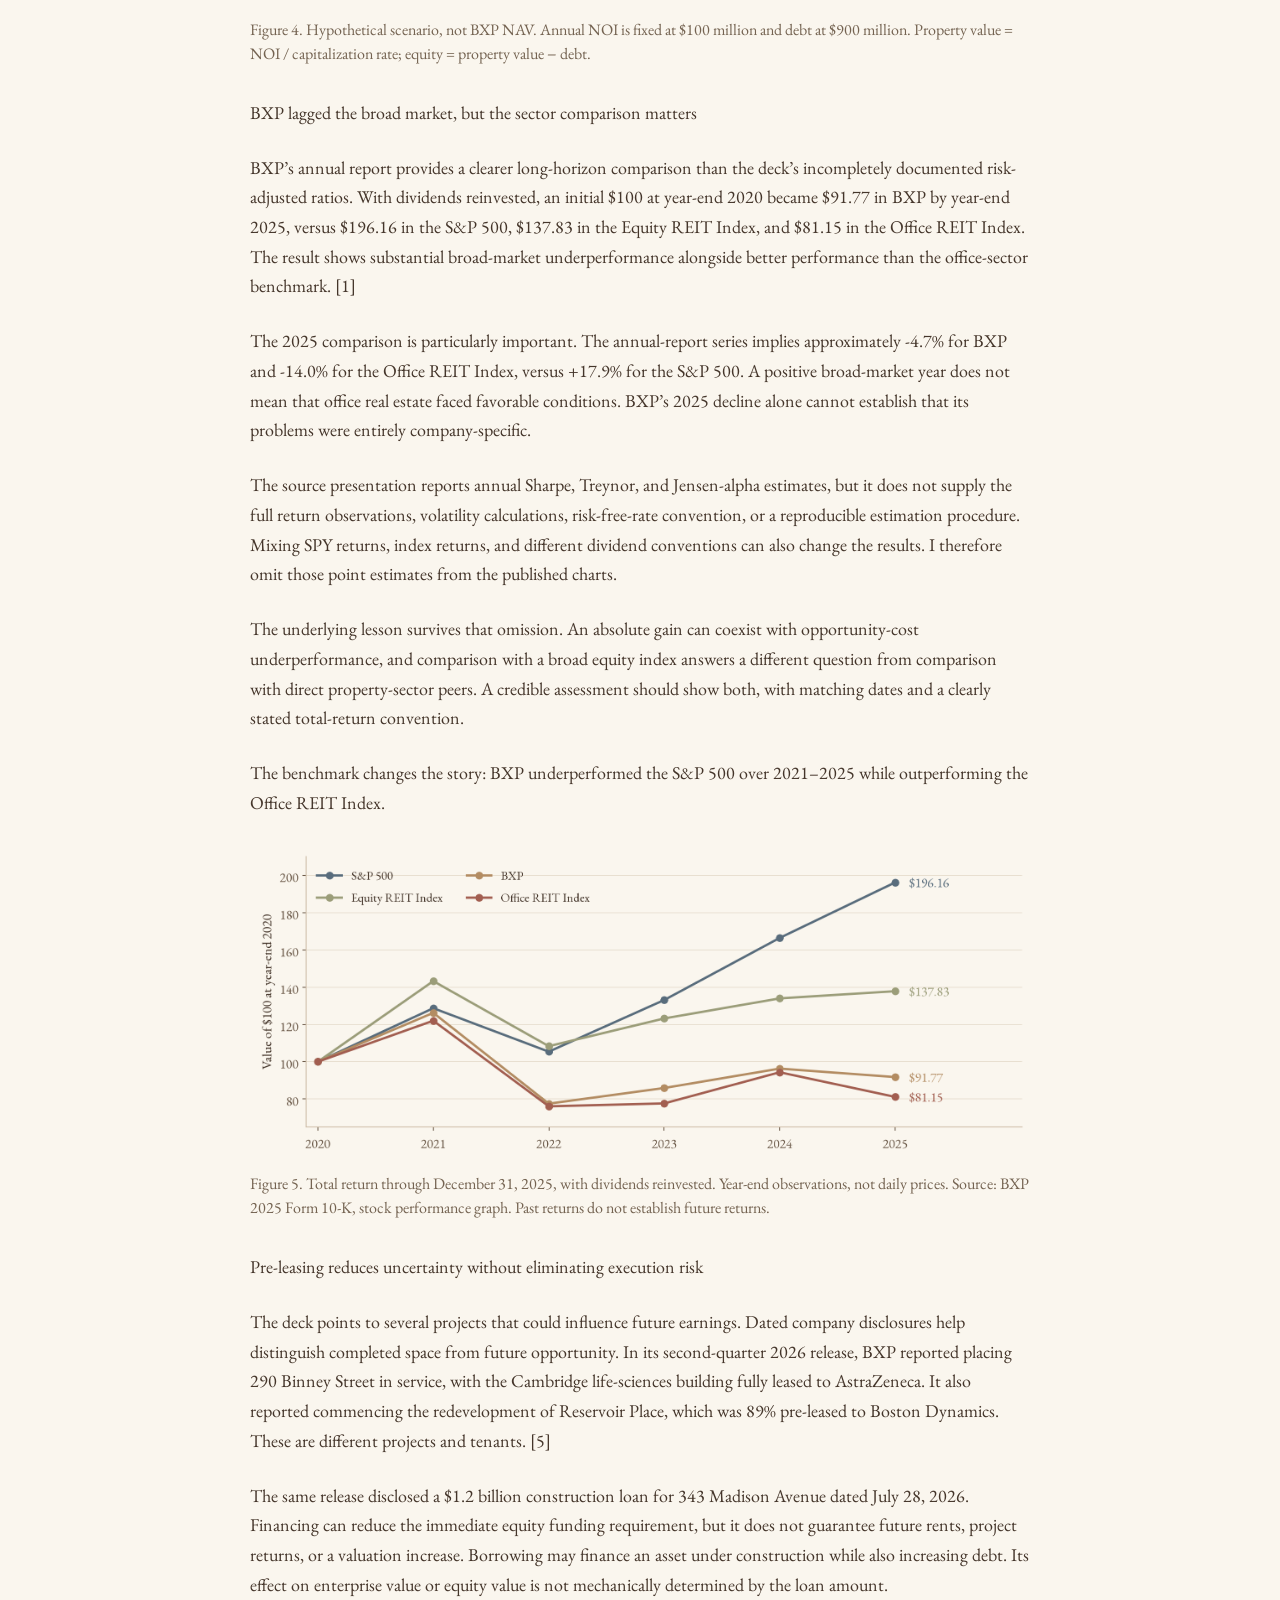
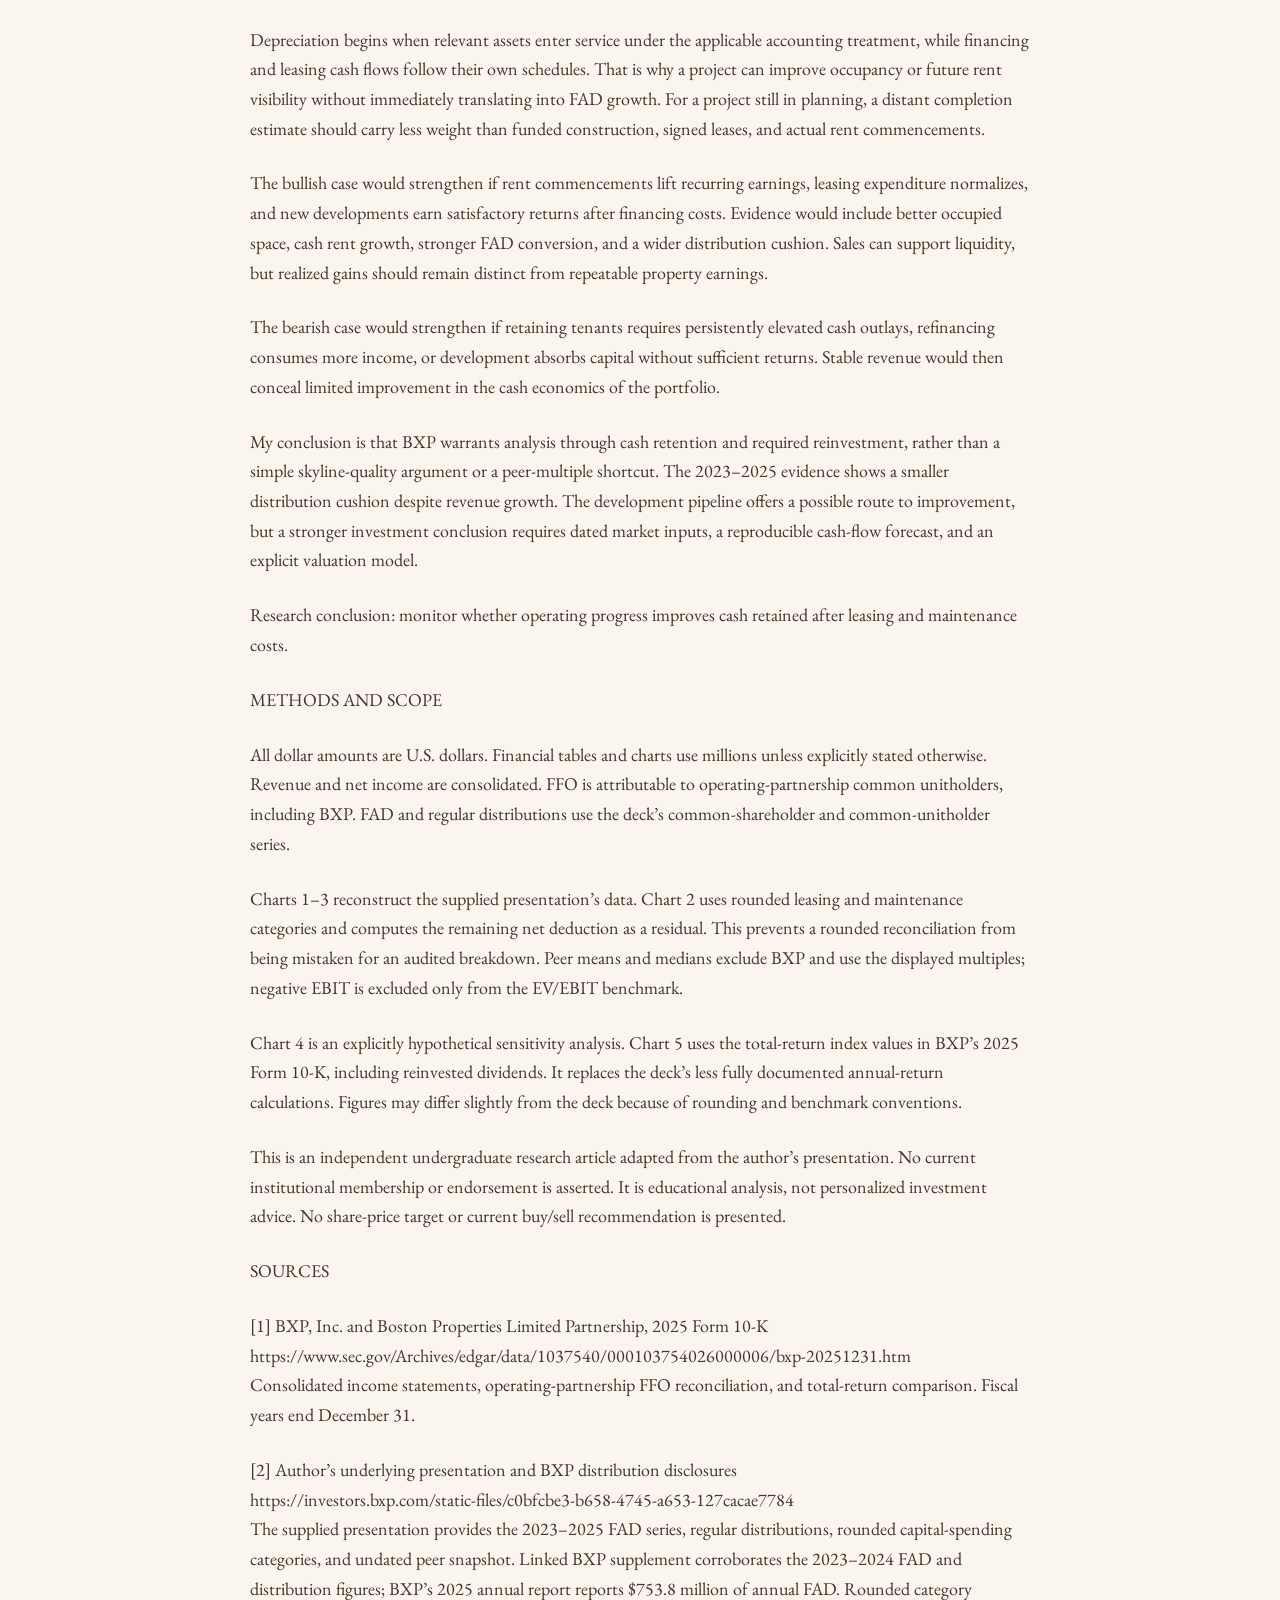
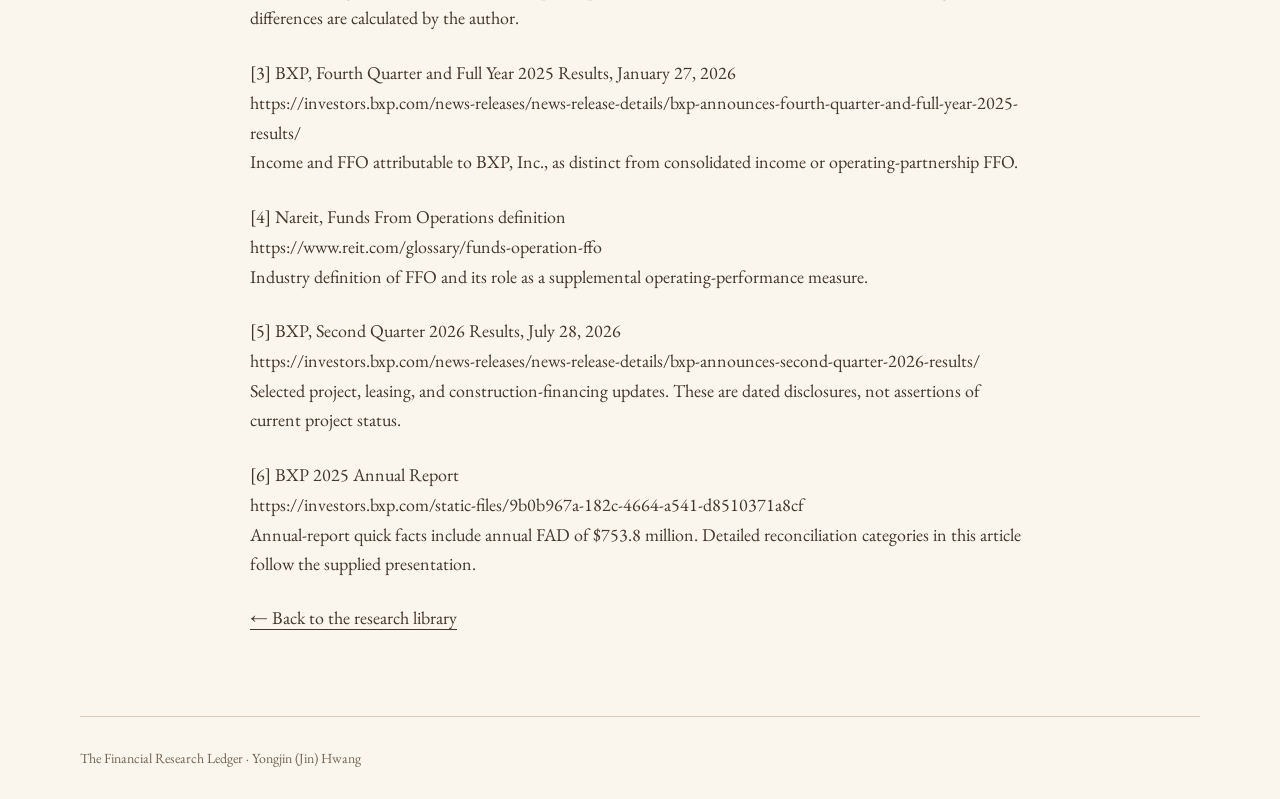
<file: research/boston-properties-skyline-or-decline-79f04155.html>
<!doctype html><html lang="en"><head><meta charset="utf-8"><meta name="viewport" content="width=device-width,initial-scale=1"><title>Boston Properties: Skyline or Decline? | The Financial Research Ledger</title><meta name="description" content="BXP’s revenue rose between 2023 and 2025, but funds available for distribution fell as leasing and maintenance spending absorbed more of its operating earnings. This independent analysis examines cash coverage, peer valuations, interest-rate exposure, and the evidence needed to judge a recovery."><link rel="canonical" href="https://the-financial-research-ledger.com/research/boston-properties-skyline-or-decline-79f04155.html"><link rel="stylesheet" href="../assets/style.css"><link rel="stylesheet" href="../assets/admin.css?v=figures-20261101"></head><body><header><div class="wrap top"><a class="brand" href="../index.html">The Financial<br>Research Ledger</a><nav aria-label="Main navigation"><a href="../index.html">Home</a><a href="../research.html">Research</a><a href="../about.html">About</a></nav></div></header><main class="wrap"><article class="article-page"><p class="eyebrow">Equity research · Office REITs · Financial economics · Valuation</p><h1>Boston Properties: Skyline or Decline?</h1><p class="muted">Yongjin (Jin) Hwang · <time datetime="2026-11-01">2026-11-01</time></p><p class="article-summary">BXP’s revenue rose between 2023 and 2025, but funds available for distribution fell as leasing and maintenance spending absorbed more of its operating earnings. This independent analysis examines cash coverage, peer valuations, interest-rate exposure, and the evidence needed to judge a recovery.</p><p><a class="button" href="../papers/boston-properties-skyline-or-decline-79f04155.pdf">Read / download the paper (PDF) ↗</a></p><div class="article-body"><p>Boston Properties: Skyline or Decline?
Revenue growth, cash retention, and the limits of a peer-multiple valuation</p>
<p>By Yongjin (Jin) Hwang</p>
<p>Historical financial review: fiscal years 2023–2025. Development context: selected disclosures through July 28, 2026. Peer multiples: undated presentation snapshot, not current market quotations. This article does not incorporate every subsequent filing or provide a current price target.</p>
<p>Growing rent revenue does not guarantee more distributable cash</p>
<p>Boston Properties, now operating as BXP, offers a useful case study in the economics of office real estate. Its buildings can generate recurring rental revenue while still requiring substantial cash to retain tenants, maintain competitive space, and finance development. That distinction sits at the center of this analysis: investors need to evaluate the cash retained after those obligations, alongside reported revenue and accounting earnings.</p>
<p>The presentation’s strongest finding is the divergence between the top line and funds available for distribution, or FAD. Consolidated revenue increased from $3.274 billion in 2023 to $3.482 billion in 2025, a 6.4% cumulative rise. Over the same period, the FAD series declined from $928.9 million to $753.8 million, or 18.9%. Operating-partnership FFO fell more modestly, by 5.1%. The widening gap between FFO and FAD therefore deserves more attention than revenue growth alone. [1, 2]</p>
<p>My interpretation is cautious rather than categorically bearish. A premier office portfolio may benefit from demand for well-located, high-quality space. However, property quality creates shareholder value only when rent, occupancy, and development income compensate for the associated capital requirements. Similar trading multiples to other office landlords do not establish that this compensation is sufficient.</p>
<p>Central finding: cash available for distributions weakened even as consolidated revenue increased.</p>
<figure class="article-figure"><img src="../assets/research-images/boston-properties-skyline-or-decline-79f04155/01-operating-divergence.png" alt="Indexed revenue rises to 106.4, operating-partnership FFO falls to 94.9, and FAD falls to 81.1 in 2025, from 100 in 2023." loading="lazy" decoding="async"><figcaption>Figure 1. Revenue grew 6.4%, while FAD fell 18.9%, from 2023 to 2025. FFO uses the operating-partnership common-unitholder basis. Sources: supplied presentation; BXP 2025 Form 10-K and distribution disclosures.</figcaption></figure>
<p>The leasing model provides recurring income and recurring obligations</p>
<p>BXP develops, owns, leases, and manages property. Multi-year leases can provide visibility, but that visibility has a cost: landlords may fund tenant improvements, pay leasing commissions, offer concessions, and invest in common areas or building systems. A signed lease, an occupied building, and cash rent collection can occur at different times. They should not be treated as interchangeable operating milestones.</p>
<p>The deck discusses Boston, New York, San Francisco, and Seattle. BXP’s broader portfolio also includes other markets, so those examples should not be read as a complete geographic inventory. The relevant investment question is how local demand, tenant concentration, lease expirations, and capital commitments interact within the actual portfolio. A large headline market capitalization does not answer that question.</p>
<p>In 2025, lease revenue of $3.236 billion represented approximately 92.9% of consolidated revenue. Parking and other revenue contributed $143.3 million, or 4.1%. The remaining approximately 3.0% comprised hotel revenue, development and management services, and reimbursements. This dependence on leasing is normal for an office landlord. The analytical concern is the durability and cash profitability of those leases, rather than the absence of a property-trading business. [1]</p>
<p>Consolidated net income rebounded from $84.2 million in 2024 to $384.0 million in 2025, raising the consolidated net margin from 2.5% to 11.0%. This is not the same as income attributable to BXP shareholders: the company reported $276.8 million attributable to BXP, Inc. for 2025. The distinction matters because consolidated earnings also include interests held by other investors. [1, 3]</p>
<p>The rebound also reflects items beyond recurring rent collection. The consolidated statements show approximately $176.7 million of real estate sale gains in 2025, versus $0.6 million in 2024, and a $239.6 million narrowing of losses from unconsolidated joint ventures. These items help explain the earnings recovery. They do not, by themselves, establish stronger recurring distribution capacity.</p>
<p>The 11.0% margin is a consolidated accounting measure, not a measure of cash distributable to common shareholders.</p>
<p>Leasing costs are absorbing more of FFO</p>
<p>Funds from operations, or FFO, adjusts GAAP net income for real-estate depreciation and certain other items, including qualifying property-sale gains. Nareit developed the measure because historical-cost depreciation can obscure comparisons between property businesses. FFO remains a supplemental performance measure, rather than cash from operations or unrestricted cash available for dividends. [4]</p>
<p>For consistency, this article uses the presentation’s operating-partnership FFO series, which includes BXP and outside common unitholders. It should not be mixed with the lower FFO attributable solely to BXP, Inc. common shareholders. The FAD and distribution series likewise cover common shareholders and common unitholders. [1, 2]</p>
<p>FAD moves closer to the distribution question by reflecting additional adjustments and recurring capital demands. In the deck’s rounded reconciliation, leasing commissions and tenant improvements increased from $222.8 million in 2023 to $330.5 million in 2025. Maintenance capital spending increased from $75.8 million to $89.0 million. Together, these categories rose from 23.4% to 34.7% of the stated FFO base.</p>
<p>That arithmetic explains most of the FAD contraction. Between 2023 and 2025, FFO fell $64.9 million while the two capital categories increased $120.9 million. An approximately $10.7 million offset from the remaining net adjustments brought the total FAD decline to $175.2 million. These are reconciliations of the deck’s rounded categories, not an assertion that every movement has a single economic cause.</p>
<p>Regular distributions declined from $688.3 million in 2023 to $594.4 million in 2025. Nevertheless, distributions divided by FAD rose from 74.1% to 78.9%, because FAD fell faster. Coverage tightened from approximately 1.35 times to 1.27 times, and the residual after regular distributions fell from $240.6 million to $159.4 million. That residual is a distribution cushion within this measure. It is not cash free of development, financing, or other obligations.</p>
<p>A higher payout ratio here accompanies lower distributions and a smaller cash cushion. It is not evidence of dividend growth.</p>
<figure class="article-figure"><img src="../assets/research-images/boston-properties-skyline-or-decline-79f04155/02-cash-bridge.png" alt="2025 operating-partnership FFO of $1,209.6 million less $330.5 million of leasing and tenant improvements, $89.0 million maintenance, and $36.4 million other net adjustments leaves $753.8 million FAD." loading="lazy" decoding="async"><figcaption>Figure 2. The 2025 FFO-to-FAD bridge. Leasing and maintenance inputs follow the deck’s rounded categories. Other net adjustments are a calculated residual, not a separately audited line item. Figures in USD millions.</figcaption></figure>
<p>A middle-of-the-pack multiple is not a fair-value estimate</p>
<p>The presentation’s peer table includes Vornado, SL Green, Kilroy, Douglas Emmett, Hudson Pacific, and BXP. Its quote date and trailing financial measurement dates are not specified. I therefore retain the table as a historical research snapshot and avoid treating its prices, enterprise values, or multiples as current trading data.</p>
<p>BXP’s stated EV/EBITDA is 17.75 times. Using the five other companies as the peer group, the arithmetic mean is 19.40 times and the median is 15.64 times. BXP sits 8.5% below the peer mean but 13.5% above the peer median. The deck’s 19.13-times average and 16.70-times median include BXP itself. Those figures describe the six-company sample rather than a benchmark independent of BXP.</p>
<p>The choice of statistic changes the interpretation. A discount to the mean does not imply a discount to the typical peer when a relatively high multiple pulls the average upward. SL Green’s 31.05-times EV/EBITDA is particularly influential in this small sample. Portfolio geography, occupancy, leverage, joint-venture exposure, and required capital spending may also justify different multiples.</p>
<p>EV/EBIT introduces an additional complication: depreciation creates a large wedge between EBITDA and EBIT. Hudson Pacific’s reported negative EBIT makes its EV/EBIT economically unhelpful as a valuation benchmark. For the other four peers, the mean is 68.59 times and the median is 54.98 times, compared with BXP’s 41.97 times. Excluding a negative denominator is necessary for interpretation, but the remaining high and dispersed multiples still require caution.</p>
<p>A more complete valuation would pair enterprise metrics with comparable FFO or AFFO measures, recurring leasing costs, debt and joint-venture obligations, and a property-level net asset value analysis. FAD definitions also require reconciliation across companies. This snapshot supports relative observations, not a defensible buy recommendation or a specific intrinsic value.</p>
<p>BXP screens below the peer mean and above the peer median on EV/EBITDA. Both statements can be true.</p>
<figure class="article-figure"><img src="../assets/research-images/boston-properties-skyline-or-decline-79f04155/03-peer-multiples.png" alt="EV to EBITDA: Kilroy 14.36, Douglas Emmett 15.02, Hudson Pacific 15.64, BXP 17.75, Vornado 20.94, and SL Green 31.05 times." loading="lazy" decoding="async"><figcaption>Figure 3. Undated peer snapshot supplied in the presentation. Peer-only mean: 19.40×. Peer-only median: 15.64×. Neither includes BXP. These are not current market quotations.</figcaption></figure>
<p>Leverage amplifies a change in property capitalization rates</p>
<p>Higher market interest rates can affect a landlord through several channels. Refinancing can become more expensive as debt matures. Buyers may demand higher property yields, pressuring asset values. Development financing can become harder to justify against expected rents. Fixed-rate debt can delay the interest-expense effect, but it does not remove refinancing risk or protect the equity value from changes in asset pricing.</p>
<p>A simple capitalization-rate exercise illustrates the valuation mechanism. Assume a hypothetical property generates $100 million of annual net operating income and carries $900 million of debt. At a 5.0% capitalization rate, property value equals $2.0 billion and residual equity equals $1.1 billion. At 6.0%, property value falls to $1.667 billion and residual equity falls to $766.7 million.</p>
<p>The property-value decline is 16.7%, while the equity-value decline is 30.3%. Debt remains fixed in this illustration, concentrating the valuation loss in equity. This example does not estimate BXP’s NAV. It ignores taxes, transaction costs, ownership structure, changes in NOI, and other assets and liabilities. It also does not assume that policy rates and property capitalization rates move one-for-one.</p>
<p>The original presentation links BXP’s 2022 weakness to rising interest rates. That is a plausible channel, but its annual equity beta cannot isolate the causal effect of rates. A low beta measures limited co-movement with the selected equity benchmark over the estimation window. It does not establish low exposure to bond yields, property fundamentals, or refinancing conditions.</p>
<p>A stronger empirical design would estimate BXP’s return against both an equity-market factor and changes in relevant Treasury yields, with consistent return frequencies and an office-REIT benchmark. Sector conditions, the timing of leases, and company-specific announcements would still matter. This article therefore treats rate sensitivity as an economic mechanism rather than a causal result proven by the deck.</p>
<p>The scenario isolates leverage. It is an illustration, not a BXP forecast or a property appraisal.</p>
<figure class="article-figure"><img src="../assets/research-images/boston-properties-skyline-or-decline-79f04155/04-cap-rate-sensitivity.png" alt="With fixed NOI and debt, raising the capitalization rate from 5% to 6% reduces property value from $2,000 million to $1,667 million and equity from $1,100 million to $767 million." loading="lazy" decoding="async"><figcaption>Figure 4. Hypothetical scenario, not BXP NAV. Annual NOI is fixed at $100 million and debt at $900 million. Property value = NOI / capitalization rate; equity = property value − debt.</figcaption></figure>
<p>BXP lagged the broad market, but the sector comparison matters</p>
<p>BXP’s annual report provides a clearer long-horizon comparison than the deck’s incompletely documented risk-adjusted ratios. With dividends reinvested, an initial $100 at year-end 2020 became $91.77 in BXP by year-end 2025, versus $196.16 in the S&amp;P 500, $137.83 in the Equity REIT Index, and $81.15 in the Office REIT Index. The result shows substantial broad-market underperformance alongside better performance than the office-sector benchmark. [1]</p>
<p>The 2025 comparison is particularly important. The annual-report series implies approximately -4.7% for BXP and -14.0% for the Office REIT Index, versus +17.9% for the S&amp;P 500. A positive broad-market year does not mean that office real estate faced favorable conditions. BXP’s 2025 decline alone cannot establish that its problems were entirely company-specific.</p>
<p>The source presentation reports annual Sharpe, Treynor, and Jensen-alpha estimates, but it does not supply the full return observations, volatility calculations, risk-free-rate convention, or a reproducible estimation procedure. Mixing SPY returns, index returns, and different dividend conventions can also change the results. I therefore omit those point estimates from the published charts.</p>
<p>The underlying lesson survives that omission. An absolute gain can coexist with opportunity-cost underperformance, and comparison with a broad equity index answers a different question from comparison with direct property-sector peers. A credible assessment should show both, with matching dates and a clearly stated total-return convention.</p>
<p>The benchmark changes the story: BXP underperformed the S&amp;P 500 over 2021–2025 while outperforming the Office REIT Index.</p>
<figure class="article-figure"><img src="../assets/research-images/boston-properties-skyline-or-decline-79f04155/05-total-return.png" alt="A $100 investment at year-end 2020 grows to $196.16 in the S&amp;P 500 and $137.83 in the Equity REIT Index, while ending at $91.77 in BXP and $81.15 in the Office REIT Index." loading="lazy" decoding="async"><figcaption>Figure 5. Total return through December 31, 2025, with dividends reinvested. Year-end observations, not daily prices. Source: BXP 2025 Form 10-K, stock performance graph. Past returns do not establish future returns.</figcaption></figure>
<p>Pre-leasing reduces uncertainty without eliminating execution risk</p>
<p>The deck points to several projects that could influence future earnings. Dated company disclosures help distinguish completed space from future opportunity. In its second-quarter 2026 release, BXP reported placing 290 Binney Street in service, with the Cambridge life-sciences building fully leased to AstraZeneca. It also reported commencing the redevelopment of Reservoir Place, which was 89% pre-leased to Boston Dynamics. These are different projects and tenants. [5]</p>
<p>The same release disclosed a $1.2 billion construction loan for 343 Madison Avenue dated July 28, 2026. Financing can reduce the immediate equity funding requirement, but it does not guarantee future rents, project returns, or a valuation increase. Borrowing may finance an asset under construction while also increasing debt. Its effect on enterprise value or equity value is not mechanically determined by the loan amount.</p>
<p>Depreciation begins when relevant assets enter service under the applicable accounting treatment, while financing and leasing cash flows follow their own schedules. That is why a project can improve occupancy or future rent visibility without immediately translating into FAD growth. For a project still in planning, a distant completion estimate should carry less weight than funded construction, signed leases, and actual rent commencements.</p>
<p>The bullish case would strengthen if rent commencements lift recurring earnings, leasing expenditure normalizes, and new developments earn satisfactory returns after financing costs. Evidence would include better occupied space, cash rent growth, stronger FAD conversion, and a wider distribution cushion. Sales can support liquidity, but realized gains should remain distinct from repeatable property earnings.</p>
<p>The bearish case would strengthen if retaining tenants requires persistently elevated cash outlays, refinancing consumes more income, or development absorbs capital without sufficient returns. Stable revenue would then conceal limited improvement in the cash economics of the portfolio.</p>
<p>My conclusion is that BXP warrants analysis through cash retention and required reinvestment, rather than a simple skyline-quality argument or a peer-multiple shortcut. The 2023–2025 evidence shows a smaller distribution cushion despite revenue growth. The development pipeline offers a possible route to improvement, but a stronger investment conclusion requires dated market inputs, a reproducible cash-flow forecast, and an explicit valuation model.</p>
<p>Research conclusion: monitor whether operating progress improves cash retained after leasing and maintenance costs.</p>
<p>METHODS AND SCOPE</p>
<p>All dollar amounts are U.S. dollars. Financial tables and charts use millions unless explicitly stated otherwise. Revenue and net income are consolidated. FFO is attributable to operating-partnership common unitholders, including BXP. FAD and regular distributions use the deck’s common-shareholder and common-unitholder series.</p>
<p>Charts 1–3 reconstruct the supplied presentation’s data. Chart 2 uses rounded leasing and maintenance categories and computes the remaining net deduction as a residual. This prevents a rounded reconciliation from being mistaken for an audited breakdown. Peer means and medians exclude BXP and use the displayed multiples; negative EBIT is excluded only from the EV/EBIT benchmark.</p>
<p>Chart 4 is an explicitly hypothetical sensitivity analysis. Chart 5 uses the total-return index values in BXP’s 2025 Form 10-K, including reinvested dividends. It replaces the deck’s less fully documented annual-return calculations. Figures may differ slightly from the deck because of rounding and benchmark conventions.</p>
<p>This is an independent undergraduate research article adapted from the author’s presentation. No current institutional membership or endorsement is asserted. It is educational analysis, not personalized investment advice. No share-price target or current buy/sell recommendation is presented.</p>
<p>SOURCES</p>
<p>[1] BXP, Inc. and Boston Properties Limited Partnership, 2025 Form 10-K
https://www.sec.gov/Archives/edgar/data/1037540/000103754026000006/bxp-20251231.htm
Consolidated income statements, operating-partnership FFO reconciliation, and total-return comparison. Fiscal years end December 31.</p>
<p>[2] Author’s underlying presentation and BXP distribution disclosures
https://investors.bxp.com/static-files/c0bfcbe3-b658-4745-a653-127cacae7784
The supplied presentation provides the 2023–2025 FAD series, regular distributions, rounded capital-spending categories, and undated peer snapshot. Linked BXP supplement corroborates the 2023–2024 FAD and distribution figures; BXP’s 2025 annual report reports $753.8 million of annual FAD. Rounded category differences are calculated by the author.</p>
<p>[3] BXP, Fourth Quarter and Full Year 2025 Results, January 27, 2026
https://investors.bxp.com/news-releases/news-release-details/bxp-announces-fourth-quarter-and-full-year-2025-results/
Income and FFO attributable to BXP, Inc., as distinct from consolidated income or operating-partnership FFO.</p>
<p>[4] Nareit, Funds From Operations definition
https://www.reit.com/glossary/funds-operation-ffo
Industry definition of FFO and its role as a supplemental operating-performance measure.</p>
<p>[5] BXP, Second Quarter 2026 Results, July 28, 2026
https://investors.bxp.com/news-releases/news-release-details/bxp-announces-second-quarter-2026-results/
Selected project, leasing, and construction-financing updates. These are dated disclosures, not assertions of current project status.</p>
<p>[6] BXP 2025 Annual Report
https://investors.bxp.com/static-files/9b0b967a-182c-4664-a541-d8510371a8cf
Annual-report quick facts include annual FAD of $753.8 million. Detailed reconciliation categories in this article follow the supplied presentation.</p></div><p><a href="../research.html">← Back to the research library</a></p></article></main><footer class="wrap footer"><p>The Financial Research Ledger · Yongjin (Jin) Hwang</p></footer></body></html>
</file>
<file: assets/style.css>
@import url('https://fonts.googleapis.com/css2?family=EB+Garamond:wght@400;500;600;700&display=swap');
:root{--cream:#faf6ee;--beige:#eee4d5;--camel:#c6a27c;--ink:#44352a;--muted:#746351;--line:#d9c9b5}*{box-sizing:border-box}body{margin:0;background:var(--cream);color:var(--ink);font-family:"EB Garamond",Garamond,serif;font-size:21px;line-height:1.55}button,input,select,textarea{font:inherit}a{color:inherit;text-underline-offset:5px}a:hover{color:#805a36}a:focus-visible{outline:2px solid #805a36;outline-offset:5px}.wrap{width:min(1120px,88%);margin:auto}.skip{position:absolute;top:-80px;background:var(--cream);padding:12px}.skip:focus{top:0}header{border-bottom:1px solid var(--line)}.top{display:flex;align-items:center;justify-content:space-between;gap:24px;padding:28px 0}.brand{text-decoration:none;font-size:25px;line-height:1.15;max-width:280px}nav{display:flex;gap:30px;font-size:19px}nav a{text-decoration:none}nav a[aria-current=page]{border-bottom:1px solid var(--ink)}.eyebrow{text-transform:uppercase;letter-spacing:.16em;font-size:14px;color:var(--muted);font-weight:600}.hero{padding:85px 0 76px;display:grid;grid-template-columns:1.35fr .65fr;gap:75px;align-items:center}h1,h2,h3,p{margin-top:0}h1{font-size:clamp(48px,6.5vw,80px);font-weight:400;line-height:1.04;letter-spacing:-.025em;margin:20px 0 25px}h2{font-weight:400;font-size:40px;line-height:1.15;margin-bottom:20px}h3{font-size:27px;font-weight:500;line-height:1.2}.lede{font-size:25px;max-width:650px;line-height:1.4}.muted{color:var(--muted)}.actions{display:flex;gap:24px;align-items:center;flex-wrap:wrap;margin-top:30px}.button{display:inline-block;padding:11px 25px;background:var(--camel);border:1px solid var(--camel);text-decoration:none}.button:hover{background:#b89169;color:#30261e}.portrait{width:100%;height:420px;object-fit:cover;object-position:50% 64%;display:block}.photo-frame{padding:12px;background:var(--beige);border:1px solid var(--line);margin:0}.caption{font-size:16px;padding:12px 3px 0;color:var(--muted)}.band{background:var(--beige);border-top:1px solid var(--line);border-bottom:1px solid var(--line);padding:55px 0}.topics{display:grid;grid-template-columns:repeat(3,1fr);gap:35px}.topic{border-left:1px solid #cbb599;padding-left:24px}.topic p{font-size:20px;margin-bottom:0}.section{padding:65px 0}.section-heading{display:flex;justify-content:space-between;gap:25px;align-items:baseline}.empty{border-top:1px solid var(--line);border-bottom:1px solid var(--line);padding:36px 0;display:grid;grid-template-columns:1fr 2fr;gap:45px}.empty p{margin:0}.page-title{padding:65px 0 35px;max-width:800px}.page-title h1{font-size:64px}.about-grid{display:grid;grid-template-columns:.75fr 1.25fr;gap:70px;padding-bottom:75px}.about-grid p{max-width:650px}.about-grid .portrait{height:530px}.note{padding:25px;background:var(--beige);font-size:20px}.footer{padding:30px 0;border-top:1px solid var(--line);display:flex;justify-content:space-between;gap:25px;font-size:16px;color:var(--muted)}.footer p{margin:0}.footer a{text-decoration:none} @media(max-width:720px){body{font-size:20px}.top{align-items:flex-start;flex-direction:column;gap:20px}.brand{max-width:none;font-size:24px}nav{gap:28px}.hero{grid-template-columns:1fr;padding:45px 0;gap:35px}.hero .photo-frame{max-width:360px}.portrait{height:350px}.topics{grid-template-columns:1fr;gap:27px}.band{padding:35px 0}.section{padding:45px 0}.section-heading{display:block}.empty{grid-template-columns:1fr;gap:15px}.page-title{padding-top:40px}.page-title h1{font-size:50px}.about-grid{grid-template-columns:1fr;gap:35px}.about-grid .photo-frame{max-width:360px}.about-grid .portrait{height:390px}.footer{flex-direction:column;gap:8px}h2{font-size:35px}}

/* Refined editorial typography and a quiet, imagined lakefront skyline. */
body{font-size:18px;line-height:1.6}nav{font-size:17px}.eyebrow{font-size:12px;letter-spacing:.14em;font-weight:500}h1{font-size:clamp(43px,5.6vw,66px)}h2{font-size:34px}h3{font-size:24px;font-weight:400}.lede{font-size:22px}.topic p,.note{font-size:18px}.caption,.footer{font-size:14px}.page-title h1{font-size:54px}.button{font-size:17px}.hero{position:relative;isolation:isolate;gap:65px;padding-top:70px;padding-bottom:65px}.hero:before{content:"";position:absolute;z-index:-1;pointer-events:none;inset:0 calc((1120px - 100vw)/2);background-image:linear-gradient(to bottom,var(--cream) 0%,transparent 35%,transparent 90%,var(--cream) 100%),url("chicago-real-aerial.jpg");background-position:center bottom;background-size:cover;background-repeat:no-repeat;opacity:.24}.hero>div:first-child{position:relative}.hero .lede,.hero .muted{text-shadow:0 0 15px var(--cream),0 0 8px var(--cream)}.search-form{margin:25px 0 0;max-width:590px}.search-label{display:block;font-size:15px;margin-bottom:8px;color:var(--muted)}.search-box{display:flex;background:rgba(250,246,238,.96);border:1px solid #bba186;min-height:49px}.search-box:focus-within{outline:2px solid #805a36;outline-offset:3px}.search-box input{width:100%;min-width:0;background:transparent;border:0;color:var(--ink);padding:11px 14px;font-size:17px;outline:none}.search-box input::placeholder{color:#80705f;opacity:1}.search-box button{border:0;border-left:1px solid #bba186;background:var(--beige);color:var(--ink);padding:10px 18px;font-size:17px;cursor:pointer}.search-box button:hover{background:var(--camel)}.search-hint{font-size:14px;color:var(--muted);margin:7px 0 0}.search-section{padding-top:0}.results{margin-top:30px}.result-row{padding:25px 0;border-bottom:1px solid var(--line)}.result-row h3{margin-bottom:10px}.result-row p{margin-bottom:8px}.search-status{font-size:17px;color:var(--muted)}
@media(max-width:1272px){.hero:before{inset:0 -6.82%}}@media(max-width:720px){body{font-size:17px}nav{font-size:16px}.hero{padding-top:38px;padding-bottom:40px;gap:30px}.hero:before{background-size:auto 80%;background-position:30% top;opacity:.2}h1{font-size:48px}h2{font-size:30px}h3{font-size:23px}.page-title h1{font-size:44px}.lede{font-size:21px}.topic p,.note{font-size:17px}.hero .photo-frame{max-width:320px}.brand{font-size:25px}.footer{font-size:14px}.search-box button{padding:10px 14px}}


/* Real Chicago photograph, shown smaller to keep landmark towers clear of the portrait. */
.hero:before{background-color:var(--cream);background-image:linear-gradient(to bottom,rgba(250,246,238,.06) 55%,#faf6ee 100%),linear-gradient(to right,rgba(250,246,238,.80) 0%,rgba(250,246,238,.68) 40%,rgba(250,246,238,.43) 61%,#faf6ee 76%),url("chicago-real-aerial.jpg");background-size:cover,cover,75% auto;background-position:center,center,left center;background-repeat:no-repeat;opacity:1}.hero .photo-frame{box-shadow:0 12px 35px rgba(86,63,39,.08)}.portrait{object-position:50% 35%}.photo-credit{font-size:13px;color:var(--muted);text-align:right;margin-top:-20px;padding-bottom:20px}.photo-credit a{color:inherit}
@media(max-width:720px){.hero:before{background-image:linear-gradient(to bottom,rgba(250,246,238,.73),rgba(250,246,238,.78) 60%,#faf6ee 88%),url("chicago-real-aerial.jpg");background-size:cover,100% auto;background-position:center,center top;opacity:1}.hero .portrait{height:auto}.photo-credit{text-align:left;font-size:12px;margin-top:0}}

/* Continuous photograph across the complete homepage banner. */
.hero:before{background-image:linear-gradient(to bottom,rgba(250,246,238,.04) 65%,#faf6ee 100%),linear-gradient(to right,rgba(250,246,238,.82) 0%,rgba(250,246,238,.70) 38%,rgba(250,246,238,.43) 65%,rgba(250,246,238,.36) 100%),url("chicago-real-aerial.jpg");background-size:cover,cover,cover;background-position:center,center,center 45%;background-repeat:no-repeat}
@media(max-width:720px){.hero:before{background-image:linear-gradient(to bottom,rgba(250,246,238,.72),rgba(250,246,238,.65) 70%,#faf6ee 100%),url("chicago-real-aerial.jpg");background-size:cover,cover;background-position:center,58% center}.hero .portrait{height:auto}}
</file>
<file: assets/admin.css>
.editor{padding:45px 0 75px}.editor h1{font-size:48px}.editor h2{font-size:29px}.editor label{display:block;margin:16px 0 7px;font-size:17px}.editor input,.editor textarea,.editor select{display:block;width:100%;padding:10px 12px;background:#fffdf8;border:1px solid var(--line);border-radius:0;color:var(--ink);font:inherit}.editor textarea{resize:vertical}.editor button,.file-button,nav button{font:inherit;cursor:pointer;border:1px solid #bca58b;padding:9px 15px;background:var(--beige);color:var(--ink)}.editor button.button{background:var(--camel)}button:disabled{opacity:.5;cursor:not-allowed}.editor details{padding:20px;background:var(--beige);border:1px solid var(--line);margin:30px 0 15px}.editor summary{cursor:pointer;font-size:21px}.connection-grid,.two{display:grid;grid-template-columns:1fr 1fr;gap:20px}.full{grid-column:1/-1}.help{font-size:15px;color:var(--muted);margin:8px 0 16px}.editor-grid{display:grid;grid-template-columns:240px 1fr;gap:50px;margin-top:35px}.editor aside{border-right:1px solid var(--line);padding-right:25px}.editor aside hr{border:0;border-top:1px solid var(--line);margin:35px 0}.toolbar{display:flex;flex-wrap:wrap;gap:10px;align-items:center;margin-top:25px}.toolbar .file-button{margin:0;display:inline-block}.file-button input{display:none}#status{padding:14px 18px;border-left:3px solid var(--camel);background:var(--beige);font-size:17px}#preview{border:1px solid var(--line);background:#fffdf8;padding:28px;margin-top:30px}#preview-content p,.article-body p{white-space:pre-wrap;overflow-wrap:anywhere}#publish-result{overflow-wrap:anywhere}[hidden]{display:none!important}.article-page{max-width:780px;margin:auto;padding:65px 0}.article-page h1{font-size:48px}.article-summary{font-size:23px}.article-body{margin-top:35px}.article-body p{margin-bottom:1.4em}@media(max-width:720px){.editor-grid{grid-template-columns:1fr;gap:25px}.editor aside{border-right:0;border-bottom:1px solid var(--line);padding:0 0 25px}.connection-grid,.two{grid-template-columns:1fr;gap:0}.editor h1{font-size:38px}.article-page{padding:35px 0}.article-page h1{font-size:38px}}

/* Illustrated editor and public article figures. */
.figure-manager{border-top:1px solid var(--line);margin:30px 0;padding-top:12px}.figure-manager h2{margin-bottom:8px}.figure-card{border:1px solid var(--line);padding:18px;background:#fffdf8;margin:18px 0}.figure-card h3{margin:0 0 12px;font-size:22px}.figure-card>img{display:block;max-width:100%;max-height:260px;object-fit:contain;margin:auto}.figure-actions{display:flex;flex-wrap:wrap;gap:10px;margin-top:12px}.article-figure{margin:32px 0;padding:0;width:100%;break-inside:avoid}.article-figure img{display:block;width:100%;height:auto;background:#faf6ee}.article-figure figcaption{font-size:16px;line-height:1.5;color:var(--muted);margin-top:12px;white-space:pre-wrap;overflow-wrap:anywhere}.editor-grid>section{min-width:0}#preview-content{min-width:0}
<<<<<<< HEAD

/* Rich article editor, matching the published text. */
.format-toolbar{display:flex;gap:8px;flex-wrap:wrap;align-items:end;background:var(--beige);border:1px solid var(--line);padding:12px;margin-top:7px}.format-toolbar label{font-size:14px;margin:0}.format-toolbar select{padding:7px;min-width:76px}.format-toolbar input[type=color]{height:37px;width:48px;padding:3px}.format-toolbar button{padding:8px 11px;min-height:38px}.format-toolbar button[aria-pressed=true]{background:var(--camel);box-shadow:inset 0 0 0 1px var(--ink)}.rich-body{background:#fffdf8;min-height:380px;max-height:720px;overflow:auto;padding:20px;border:1px solid var(--line);border-top:0;font-size:18px;line-height:1.65;white-space:pre-wrap;overflow-wrap:anywhere}.rich-body:focus{outline:2px solid var(--camel);outline-offset:1px}.rich-body p,.rich-body div{margin:0 0 1em}.rich-body:empty:before{content:'Write or paste your article here…';color:var(--muted);pointer-events:none}.rich-body ul,.rich-body ol,.article-body ul,.article-body ol{padding-left:1.6em;margin:1em 0}.rich-body ul,.article-body ul{list-style:disc}.rich-body ol,.article-body ol{list-style:decimal}.article-body li,.rich-body li{margin:.3em 0;white-space:pre-wrap}.article-body div{white-space:pre-wrap}.article-body{font-size:18px;line-height:1.65}.article-body span{line-height:inherit}#format-toolbar button:focus-visible{outline:2px solid var(--ink);outline-offset:2px}

/* Financial Research Ledger: editorial color swatches */
.ledger-palette{display:flex;align-items:center;flex-wrap:wrap;gap:7px;width:100%;padding:10px 0 2px;border-top:1px solid var(--line);margin-top:4px}
.ledger-palette-title{font-family:inherit;font-size:14px;color:var(--muted);margin-right:8px;min-width:66px}
.format-toolbar .ledger-swatch{display:inline-flex;align-items:center;justify-content:center;width:27px;height:27px;min-height:27px;padding:0;border:1px solid #a58e75;border-radius:50%;background:var(--swatch-color);flex:0 0 27px;box-shadow:0 0 0 2px #fffdf8}
.format-toolbar .ledger-swatch[aria-pressed="true"]{outline:2px solid #35291f;outline-offset:2px;box-shadow:0 0 0 2px #fffdf8}
.format-toolbar .ledger-swatch:hover{transform:scale(1.1)}
.format-toolbar .ledger-format-bold{font-weight:700}
.format-toolbar .ledger-format-underline{text-decoration:underline}
@media(max-width:720px){.ledger-palette-title{width:100%}}


/* Exact font size input and dropdown */

.ledger-size-control {
  display: flex;
  flex-direction: column;
  gap: 7px;
  margin: 8px 0 14px;
}

.ledger-size-row {
  display: flex;
  align-items: stretch;
  gap: 6px;
}

.format-toolbar .ledger-size-row input {
  width: 90px;
  min-height: 42px;
  padding: 8px 10px;
  background: #fffdf8;
  border: 1px solid #c5a27e;
  color: #35291f;
}

.format-toolbar .ledger-size-row select {
  width: 74px;
  min-width: 74px;
  min-height: 42px;
  padding: 8px;
  background: #e9ddcc;
  border: 1px solid #c5a27e;
  color: #35291f;
  cursor: pointer;
}
</file>
